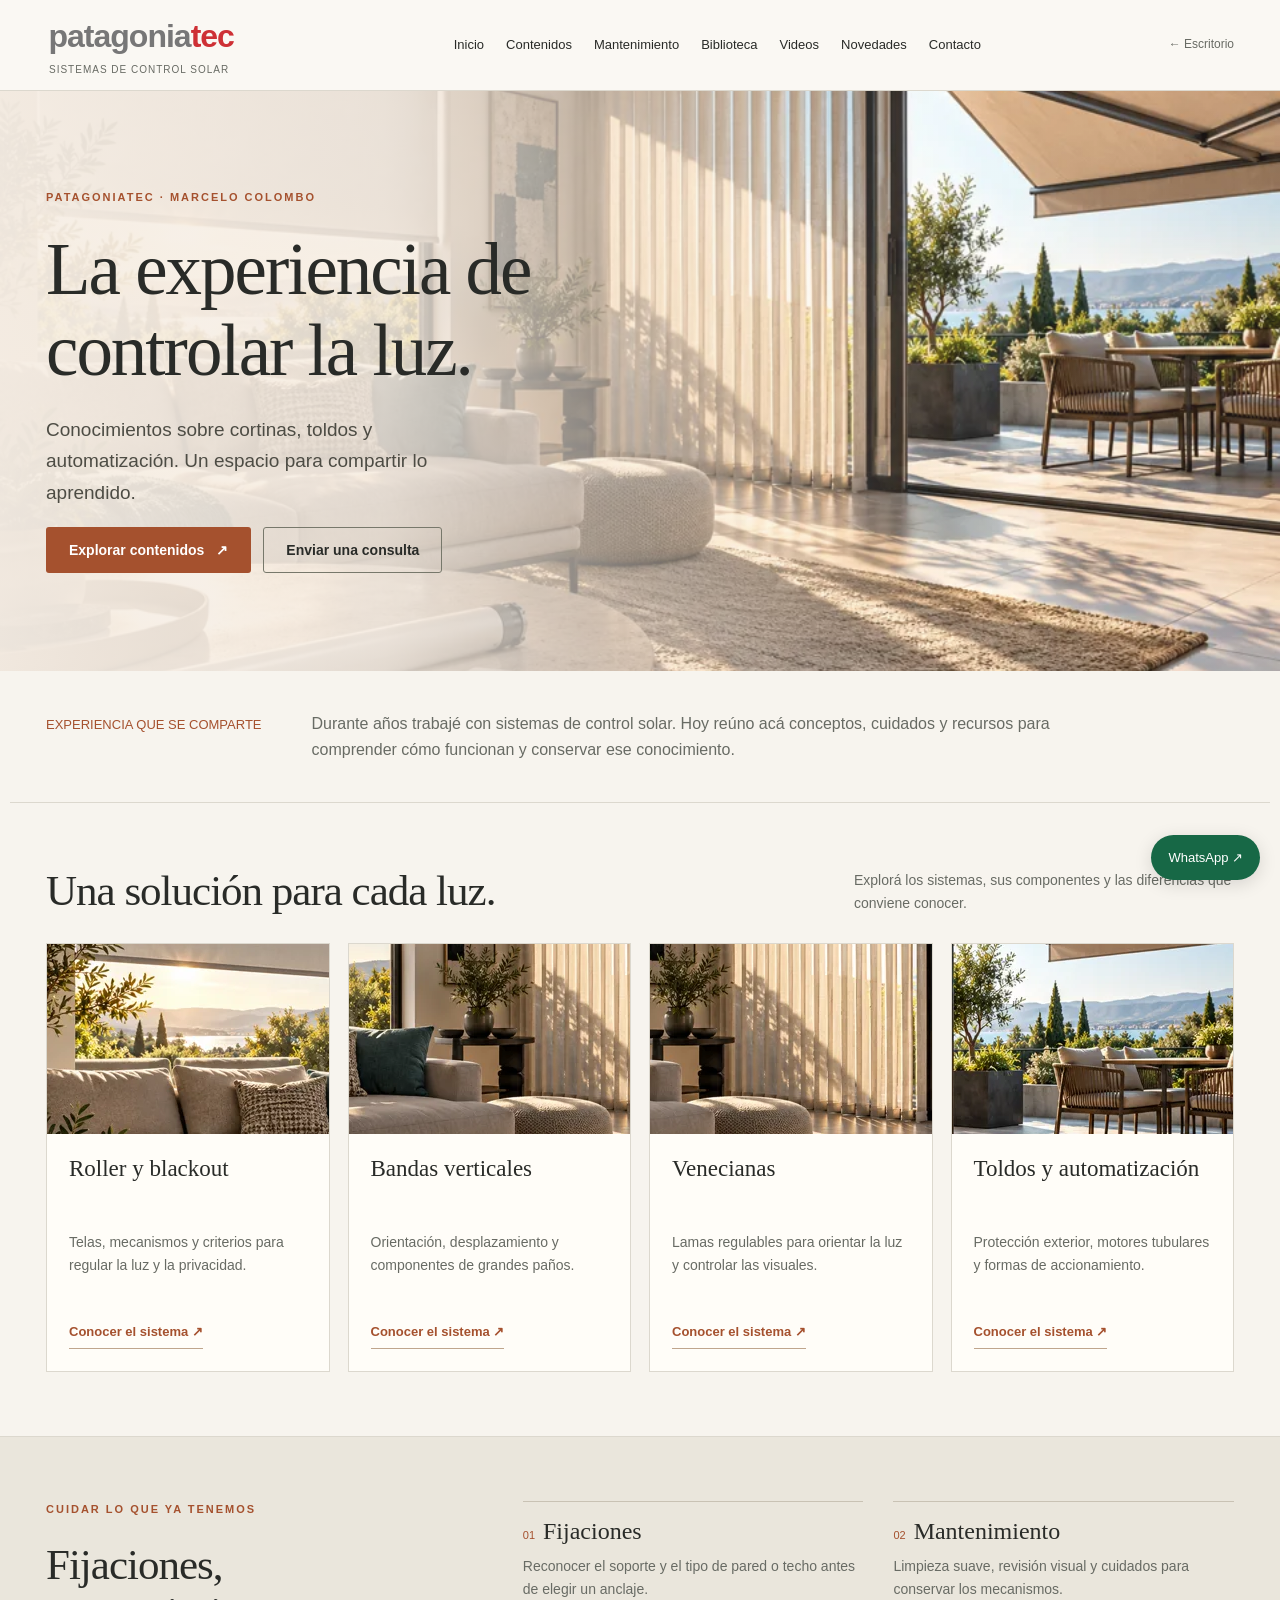
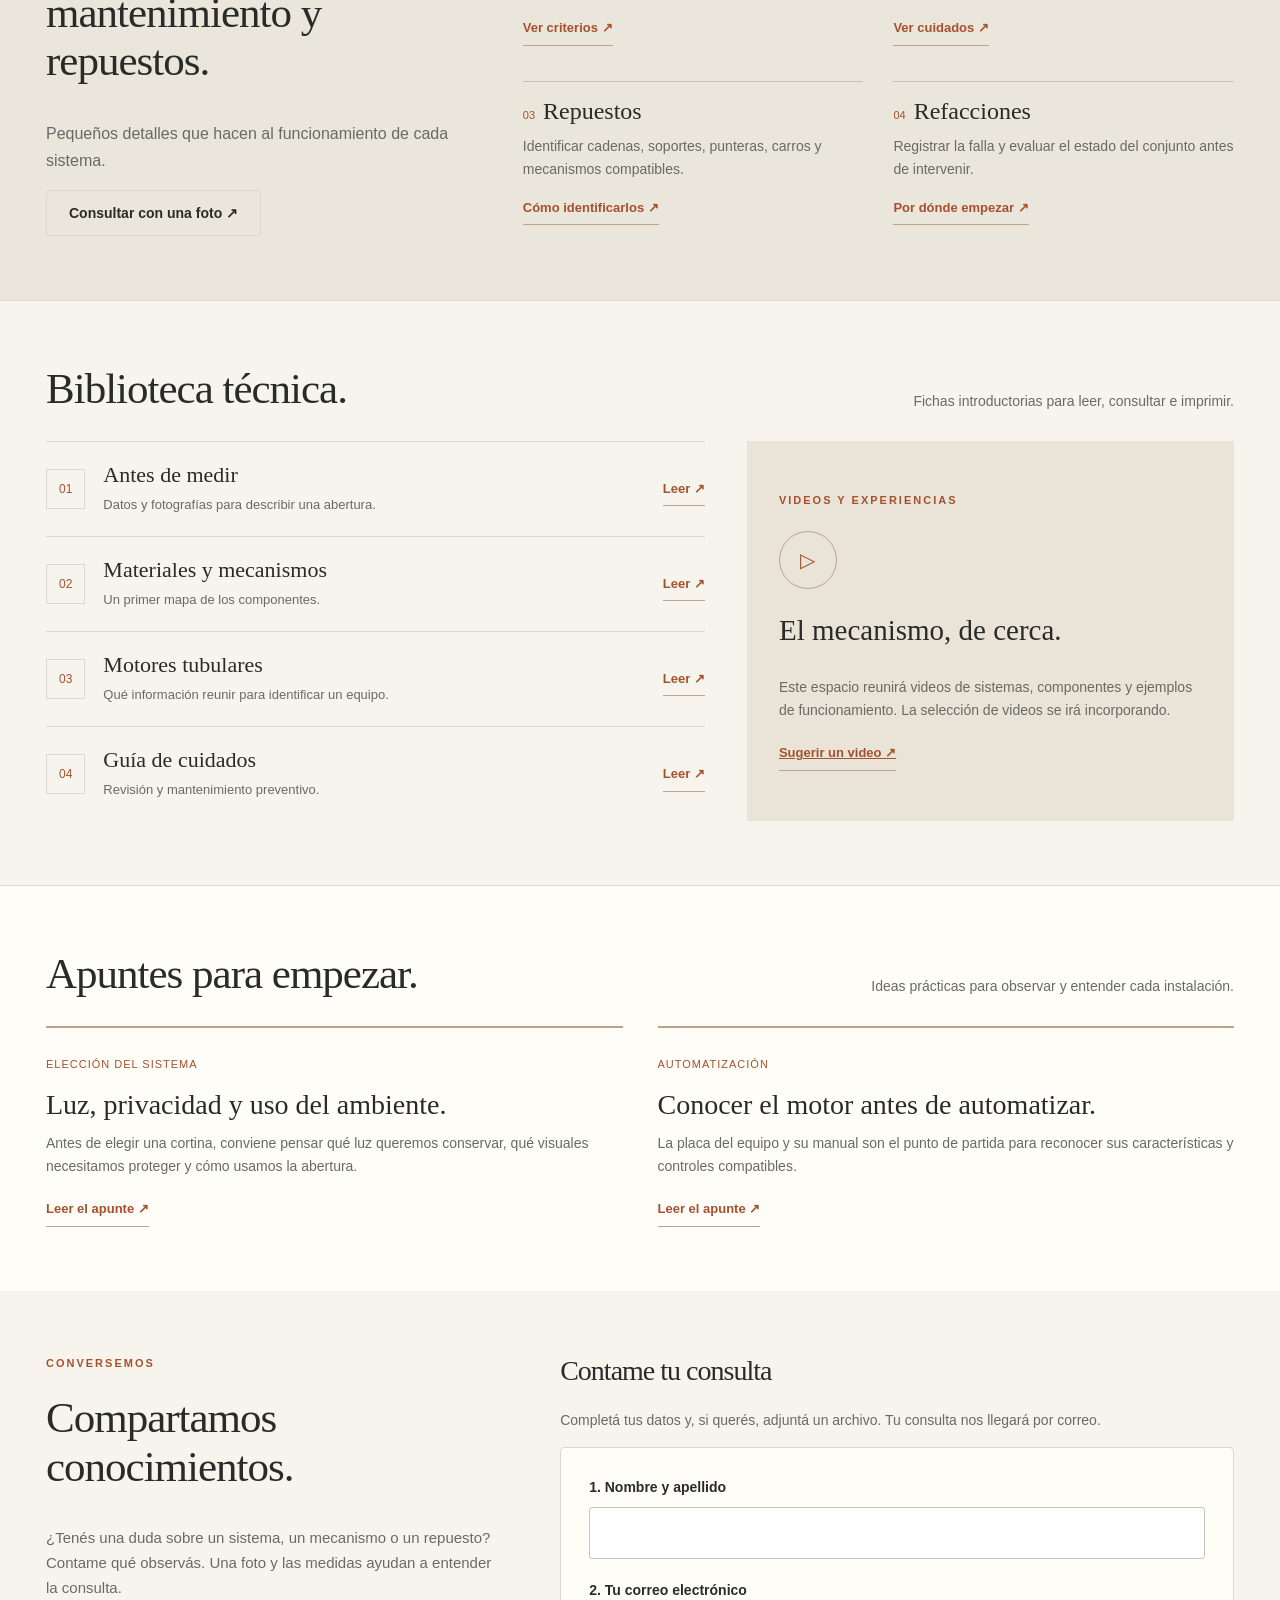
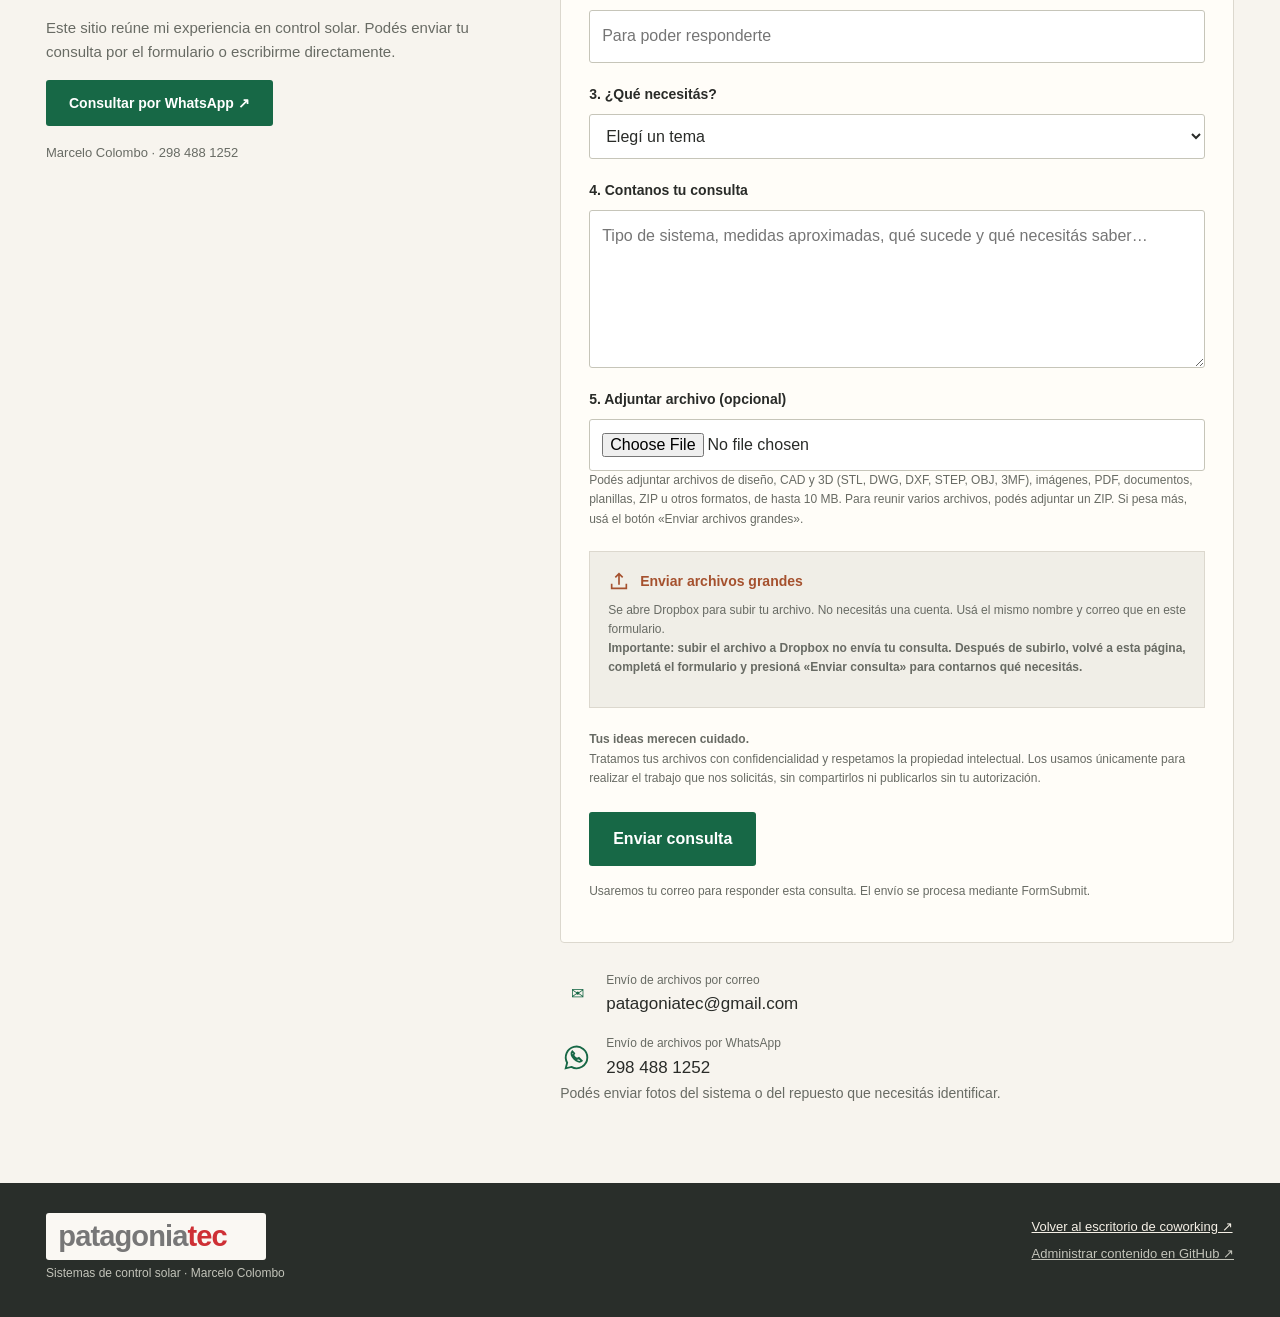
<file: patagonia-tech.html>
<!doctype html>
<html lang="es-AR"><head><meta charset="utf-8"><meta name="viewport" content="width=device-width,initial-scale=1"><meta name="theme-color" content="#f7f4ee"><meta name="description" content="patagoniatec: experiencia y conocimientos sobre cortinas roller, blackout, venecianas, bandas verticales, toldos y automatización. Por Marcelo Colombo."><title>patagoniatec · Sistemas de control solar</title>
<style>
:root{--paper:#f7f4ee;--ink:#292b28;--muted:#686b64;--accent:#a5512e;--line:#dcd8ce;--green:#176846}*{box-sizing:border-box}html{scroll-behavior:smooth;scroll-padding-top:105px}body{margin:0;background:var(--paper);color:var(--ink);font:16px/1.65 Arial,Helvetica,sans-serif}a{color:inherit}button,input,select,textarea{font:inherit}button,a,input,select,textarea{touch-action:manipulation}a:focus-visible,button:focus-visible{outline:3px solid var(--accent);outline-offset:5px}h1,h2,h3,p{margin-top:0}h1,h2,h3,.brand{font-family:Georgia,'Times New Roman',serif;font-weight:400;line-height:1.12}h2{font-size:clamp(30px,4vw,43px);letter-spacing:-1px}h3{font-size:25px}p{color:var(--muted)}.wrap{max-width:1260px;margin:auto;padding:0 36px}.skip{position:absolute;left:15px;top:-100px;background:white;padding:12px;z-index:10}.skip:focus{top:10px}header{background:#faf8f3f5;border-bottom:1px solid var(--line);position:sticky;top:0;z-index:3;backdrop-filter:blur(12px)}.header-inner{display:flex;align-items:center;justify-content:space-between;gap:24px;min-height:90px}.brand{text-decoration:none;font-size:32px;letter-spacing:-1px;white-space:nowrap}.brand em{font-style:normal;color:var(--accent)}.brand small{display:block;text-align:center;font:10px Arial,sans-serif;letter-spacing:1px;color:var(--muted);margin-top:6px}nav{display:flex;gap:22px;align-items:center}nav a{text-decoration:none;font-size:13px}nav a:hover{color:var(--accent)}.back{font-size:12px;color:var(--muted);text-decoration:none}.hero{min-height:580px;display:flex;align-items:center;position:relative;background:#d8c7ad;isolation:isolate;overflow:hidden}.hero>img{position:absolute;inset:0;width:100%;height:100%;object-fit:cover;z-index:-2}.hero:after{content:'';position:absolute;inset:0;background:linear-gradient(90deg,#f6eee5f5 0%,#f6eee5d9 30%,#f6eee514 74%);z-index:-1}.hero .wrap{width:100%;padding-top:70px;padding-bottom:70px}.eyebrow{display:block;text-transform:uppercase;font:11px/1.6 Arial,sans-serif;letter-spacing:2px;color:var(--accent);margin-bottom:22px;font-weight:700}.hero h1{font-size:clamp(46px,5.7vw,76px);max-width:590px;letter-spacing:-2px;margin-bottom:22px}.hero p{font-size:19px;max-width:430px;color:#4d4c44}.button{display:inline-flex;align-items:center;justify-content:center;gap:12px;min-height:46px;padding:12px 22px;background:var(--accent);color:white;border:1px solid transparent;text-decoration:none;cursor:pointer;border-radius:3px;font:600 14px Arial,sans-serif}.button:hover{filter:brightness(.92)}.outline{background:transparent;border-color:var(--line);color:var(--ink)}.hero-actions{display:flex;flex-wrap:wrap;gap:12px}.hero .outline{border-color:#77786b}.intro{display:flex;gap:50px;align-items:baseline;padding-top:40px;padding-bottom:38px;border-bottom:1px solid var(--line)}.intro span{min-width:190px;font-size:13px;color:var(--accent)}.intro p{margin:0;max-width:800px}.section{padding-top:64px;padding-bottom:64px}.section-head{display:flex;justify-content:space-between;align-items:end;gap:20px;margin-bottom:28px}.section-head h2{margin:0}.section-head p{font-size:14px;max-width:380px;margin:0}.systems{display:grid;grid-template-columns:repeat(4,1fr);gap:18px}.system{background:#fffdf8;border:1px solid var(--line);overflow:hidden}.system .photo{width:100%;height:190px;object-fit:cover;display:block}.system:nth-child(1) .photo{object-position:0% 40%}.system:nth-child(2) .photo{object-position:40% 50%}.system:nth-child(3) .photo{object-position:55% 50%}.system:nth-child(4) .photo{object-position:100% 40%}.system-body{padding:22px}.system h3{font-size:23px;min-height:52px}.system p{font-size:14px;min-height:70px}.text-button{background:none;border:0;border-bottom:1px solid #bfa58c;padding:6px 0;cursor:pointer;color:var(--accent);text-align:left;font-weight:700;font-size:13px}.care{background:#eae6dc;border-top:1px solid var(--line);border-bottom:1px solid var(--line)}.care-grid{display:grid;grid-template-columns:1.1fr 1.9fr;gap:65px}.care h2{max-width:380px}.care-items{display:grid;grid-template-columns:1fr 1fr;gap:24px 30px}.care-items article{border-top:1px solid #c9c2b4;padding-top:16px}.care-items h3{font-size:24px;margin-bottom:10px}.care-items p{font-size:14px;margin-bottom:10px}.number{font:11px Arial;color:var(--accent);margin-right:8px}.library-grid{display:grid;grid-template-columns:1.15fr .85fr;gap:42px}.resource{padding:21px 0;border-top:1px solid var(--line);display:flex;align-items:center;gap:18px}.resource>span{font:12px Arial;border:1px solid var(--line);padding:12px;color:var(--accent)}.resource div{flex:1}.resource h3{font-size:22px;margin-bottom:6px}.resource p{font-size:13px;margin:0}.video-space{background:#e9e3d8;padding:32px;display:flex;flex-direction:column;justify-content:center;align-items:start;min-height:320px}.video-space .play{border:1px solid #b4a591;border-radius:50%;height:58px;width:58px;display:grid;place-items:center;color:var(--accent);font-size:20px;margin-bottom:25px}.video-space h3{font-size:29px}.video-space p{font-size:14px}.notes{background:#fffdf8;border-top:1px solid var(--line)}.notes-grid{display:grid;grid-template-columns:1fr 1fr;gap:35px}.note{border-top:2px solid #b9a18c;padding-top:22px}.note small{color:var(--accent);font-size:11px;text-transform:uppercase;letter-spacing:1px}.note h3{margin:12px 0;font-size:28px}.note p{font-size:14px}.contact-shell{display:grid;grid-template-columns:.8fr 1.2fr;gap:65px}.contact-copy{position:sticky;top:130px;align-self:start}.contact-copy h2{max-width:340px}.contact-copy p{font-size:15px}.contact-copy .button{background:var(--green)}.contact{min-width:0}.contact>h2{font-size:28px}.contact>p{font-size:14px}.contact form{max-width:none;margin:0;background:#fffdf8;border:1px solid var(--line);padding:28px;border-radius:4px;text-align:left}.contact label{display:block;font-size:14px;font-weight:700;margin:20px 0 8px}.contact label:first-child{margin-top:0}.contact input,.contact select,.contact textarea{width:100%;min-width:0;display:block;padding:12px;border:1px solid #c6c5b9;border-radius:3px;background:white;color:var(--ink)}.contact textarea{resize:vertical}.contact input:focus,.contact select:focus,.contact textarea:focus{outline:2px solid #ae6a42;outline-offset:2px}.hint{font-size:12px;line-height:1.6}.trap{position:absolute;left:-9999px;width:1px;height:1px;overflow:hidden}.large-files{background:#f0eee7;padding:18px;border:1px solid var(--line);margin:22px 0}.upload-button{display:inline-flex;align-items:center;gap:10px;text-decoration:none;color:var(--accent);font-size:14px;font-weight:700}.upload-button svg{width:22px;height:22px}.sr-only{position:absolute;width:1px;height:1px;padding:0;overflow:hidden;clip:rect(0,0,0,0);white-space:nowrap;border:0}.send-button{display:inline-flex;align-items:center;justify-content:center;background:var(--green);color:white;border:0;padding:14px 24px;border-radius:3px;font-weight:700;cursor:pointer;min-height:46px}.file-contacts{display:grid;gap:16px;margin-top:28px}.file-contact{display:flex;align-items:center;gap:12px;margin:0;text-decoration:none;overflow-wrap:anywhere}.file-contact small{display:block;font-size:12px;color:var(--muted)}.file-contact strong{font-size:17px;font-weight:400;color:var(--ink)}.contact-icon{display:grid;place-items:center;width:34px;height:34px;flex-shrink:0;color:var(--green)}.contact-icon svg{width:30px;height:30px}#form-status[data-state=error]{color:#9b301d}.tagline{display:none}footer{background:#292e2a;color:#f5f0e6;padding:30px 0}footer .wrap{display:flex;justify-content:space-between;gap:24px;flex-wrap:wrap}footer p{color:#c2c3b9;margin:4px 0;font-size:12px}footer a{font-size:13px}.floating-wa{position:fixed;bottom:20px;right:20px;padding:12px 17px;background:var(--green);color:white;border-radius:30px;text-decoration:none;font-size:13px;z-index:4;box-shadow:0 4px 18px #0002}.guide{border:0;background:#faf8f3;color:var(--ink);border-radius:4px;max-width:720px;width:calc(100% - 30px);max-height:85vh;padding:38px}.guide::backdrop{background:#1b241bc9}.guide h2{font-size:36px;line-height:1.2}.guide h3{font-size:24px;margin-top:26px}.guide p,.guide li{color:#55594f;font-size:15px}.close-guide{float:right;background:none;border:1px solid var(--line);padding:6px 12px;cursor:pointer}.guide .guide-actions{display:flex;gap:12px;margin-top:26px}.guide li{margin-bottom:8px}[hidden]{display:none!important}
@media(min-width:900px){.system .photo{object-fit:none;object-position:center;}}@media(max-width:1000px){nav{gap:12px}.back{display:none}.systems{grid-template-columns:1fr 1fr}.care-grid,.contact-shell{gap:30px}.hero{min-height:520px}.system .photo{object-fit:cover}.system h3,.system p{min-height:0}}@media(max-width:700px){.wrap{padding-left:20px;padding-right:20px}.header-inner{display:block;padding-top:15px;padding-bottom:12px}.brand{font-size:26px;display:inline-block}.brand small{text-align:left}nav{overflow:auto;white-space:nowrap;padding-top:18px;padding-bottom:3px;gap:20px}nav a{font-size:12px;min-height:28px}.hero{min-height:500px}.hero .wrap{padding-top:52px;padding-bottom:52px}.hero h1{max-width:350px;font-size:49px}.hero:after{background:linear-gradient(90deg,#f5eee5f5,#f5eee5bd 65%,#f5eee537)}.hero p{font-size:17px;max-width:320px}.intro{display:block;padding-top:28px;padding-bottom:28px}.intro span{display:block;margin-bottom:10px}.section{padding-top:42px;padding-bottom:42px}.section-head{display:block}.section-head p{margin-top:15px}.systems{gap:12px}.system .photo{height:145px}.system-body{padding:16px}.system h3{font-size:21px}.system p{font-size:13px}.care-grid,.library-grid,.contact-shell{grid-template-columns:1fr;gap:28px}.care-items{gap:22px}.care h2{max-width:100%}.care-items h3{font-size:22px}.notes-grid{grid-template-columns:1fr}.contact-copy{position:static}.contact-copy h2{max-width:100%}.contact form{padding:20px}.contact .file-contact strong{font-size:16px}.guide{padding:24px}.guide h2{font-size:29px}.floating-wa{bottom:12px;right:12px}.video-space{min-height:260px}}@media(prefers-reduced-motion:reduce){html{scroll-behavior:auto}}@media print{header,.hero,.intro,main>section,footer,.floating-wa,.guide-actions,.close-guide{display:none!important}body:has(dialog[open]){visibility:hidden}dialog[open]{visibility:visible;display:block!important;position:absolute;inset:0;max-height:none;width:100%;max-width:none;margin:0;padding:20px}dialog::backdrop{background:white}.guide p,.guide li{color:black}}
.wordmark{display:block;width:220px;max-width:100%;height:auto}.brand{display:block}.brand small{text-align:left;padding-left:3px}footer .wordmark{background:#faf8f3;padding:4px 10px;border-radius:3px}@media(max-width:700px){.brand .wordmark{width:205px}}</style></head><body><a href="#contenidos" class="skip">Ir al contenido</a>
<header><div class="wrap header-inner"><a class="brand" href="#inicio"><img class="wordmark" src="assets/patagoniatec-logo.svg" alt="patagoniatec" width="440" height="86"><small>SISTEMAS DE CONTROL SOLAR</small></a><nav aria-label="Navegación principal"><a href="#inicio">Inicio</a><a href="#contenidos">Contenidos</a><a href="#mantenimiento">Mantenimiento</a><a href="#biblioteca">Biblioteca</a><a href="#videos">Videos</a><a href="#novedades">Novedades</a><a href="#contacto">Contacto</a></nav><a class="back" href="./">← Escritorio</a></div></header>
<main id="inicio"><section class="hero"><img src="assets/control-solar-cover.svg" width="960" height="640" alt="Ambiente contemporáneo con cortinas, persianas y toldo exterior" fetchpriority="high"><div class="wrap"><span class="eyebrow">patagoniatec · Marcelo Colombo</span><h1>La experiencia de<br>controlar la luz.</h1><p>Conocimientos sobre cortinas, toldos y automatización. Un espacio para compartir lo aprendido.</p><div class="hero-actions"><a class="button" href="#contenidos">Explorar contenidos <span aria-hidden="true">↗</span></a><a class="button outline" href="#contacto">Enviar una consulta</a></div></div></section>
<div class="wrap intro"><span>EXPERIENCIA QUE SE COMPARTE</span><p>Durante años trabajé con sistemas de control solar. Hoy reúno acá conceptos, cuidados y recursos para comprender cómo funcionan y conservar ese conocimiento.</p></div>
<section class="wrap section" id="contenidos"><div class="section-head"><h2>Una solución para cada luz.</h2><p>Explorá los sistemas, sus componentes y las diferencias que conviene conocer.</p></div><div class="systems">
<article class="system"><img class="photo" src="assets/control-solar-cover.svg" alt="Cortinas en un ambiente luminoso" loading="lazy"><div class="system-body"><h3>Roller y blackout</h3><p>Telas, mecanismos y criterios para regular la luz y la privacidad.</p><button class="text-button" data-guide="roller">Conocer el sistema ↗</button></div></article>
<article class="system"><img class="photo" src="assets/control-solar-cover.svg" alt="Sistemas interiores de protección solar" loading="lazy"><div class="system-body"><h3>Bandas verticales</h3><p>Orientación, desplazamiento y componentes de grandes paños.</p><button class="text-button" data-guide="bandas">Conocer el sistema ↗</button></div></article>
<article class="system"><img class="photo" src="assets/control-solar-cover.svg" alt="Persianas y control de la entrada de luz" loading="lazy"><div class="system-body"><h3>Venecianas</h3><p>Lamas regulables para orientar la luz y controlar las visuales.</p><button class="text-button" data-guide="venecianas">Conocer el sistema ↗</button></div></article>
<article class="system"><img class="photo" src="assets/control-solar-cover.svg" alt="Toldo sobre una terraza" loading="lazy"><div class="system-body"><h3>Toldos y automatización</h3><p>Protección exterior, motores tubulares y formas de accionamiento.</p><button class="text-button" data-guide="toldos">Conocer el sistema ↗</button></div></article>
</div></section>
<section class="care" id="mantenimiento"><div class="wrap section care-grid"><div><span class="eyebrow">Cuidar lo que ya tenemos</span><h2>Fijaciones, mantenimiento y repuestos.</h2><p>Pequeños detalles que hacen al funcionamiento de cada sistema.</p><a class="button outline" href="#contacto">Consultar con una foto ↗</a></div><div class="care-items">
<article><h3><span class="number">01</span>Fijaciones</h3><p>Reconocer el soporte y el tipo de pared o techo antes de elegir un anclaje.</p><button class="text-button" data-guide="fijaciones">Ver criterios ↗</button></article>
<article><h3><span class="number">02</span>Mantenimiento</h3><p>Limpieza suave, revisión visual y cuidados para conservar los mecanismos.</p><button class="text-button" data-guide="cuidados">Ver cuidados ↗</button></article>
<article><h3><span class="number">03</span>Repuestos</h3><p>Identificar cadenas, soportes, punteras, carros y mecanismos compatibles.</p><button class="text-button" data-guide="repuestos">Cómo identificarlos ↗</button></article>
<article><h3><span class="number">04</span>Refacciones</h3><p>Registrar la falla y evaluar el estado del conjunto antes de intervenir.</p><button class="text-button" data-guide="refacciones">Por dónde empezar ↗</button></article>
</div></div></section>
<section class="wrap section" id="biblioteca"><div class="section-head"><h2>Biblioteca técnica.</h2><p>Fichas introductorias para leer, consultar e imprimir.</p></div><div class="library-grid"><div>
<div class="resource"><span>01</span><div><h3>Antes de medir</h3><p>Datos y fotografías para describir una abertura.</p></div><button class="text-button" data-guide="medidas">Leer ↗</button></div>
<div class="resource"><span>02</span><div><h3>Materiales y mecanismos</h3><p>Un primer mapa de los componentes.</p></div><button class="text-button" data-guide="repuestos">Leer ↗</button></div>
<div class="resource"><span>03</span><div><h3>Motores tubulares</h3><p>Qué información reunir para identificar un equipo.</p></div><button class="text-button" data-guide="motores">Leer ↗</button></div>
<div class="resource"><span>04</span><div><h3>Guía de cuidados</h3><p>Revisión y mantenimiento preventivo.</p></div><button class="text-button" data-guide="cuidados">Leer ↗</button></div></div>
<aside class="video-space" id="videos"><span class="eyebrow">Videos y experiencias</span><span class="play" aria-hidden="true">▷</span><h3>El mecanismo, de cerca.</h3><p>Este espacio reunirá videos de sistemas, componentes y ejemplos de funcionamiento. La selección de videos se irá incorporando.</p><a class="text-button" href="#contacto">Sugerir un video ↗</a></aside></div></section>
<section class="notes" id="novedades"><div class="wrap section"><div class="section-head"><h2>Apuntes para empezar.</h2><p>Ideas prácticas para observar y entender cada instalación.</p></div><div class="notes-grid"><article class="note"><small>Elección del sistema</small><h3>Luz, privacidad y uso del ambiente.</h3><p>Antes de elegir una cortina, conviene pensar qué luz queremos conservar, qué visuales necesitamos proteger y cómo usamos la abertura.</p><button class="text-button" data-guide="eleccion">Leer el apunte ↗</button></article><article class="note"><small>Automatización</small><h3>Conocer el motor antes de automatizar.</h3><p>La placa del equipo y su manual son el punto de partida para reconocer sus características y controles compatibles.</p><button class="text-button" data-guide="motores">Leer el apunte ↗</button></article></div></div></section>
<section class="wrap section contact-shell"><div class="contact-copy"><span class="eyebrow">Conversemos</span><h2>Compartamos conocimientos.</h2><p>¿Tenés una duda sobre un sistema, un mecanismo o un repuesto? Contame qué observás. Una foto y las medidas ayudan a entender la consulta.</p><p>Este sitio reúne mi experiencia en control solar. Podés enviar tu consulta por el formulario o escribirme directamente.</p><a class="button" href="https://wa.me/5492984881252?text=Hola%20Marcelo%2C%20te%20consulto%20desde%20patagoniatec%20sobre%20un%20sistema%20de%20control%20solar." target="_blank" rel="noopener noreferrer">Consultar por WhatsApp ↗</a><p style="margin-top:16px;font-size:13px">Marcelo Colombo · 298 488 1252</p></div>
<section id="contacto" class="contact" aria-labelledby="contact-title">
<h2 id="contact-title">Contame tu consulta</h2>
<p>Completá tus datos y, si querés, adjuntá un archivo. Tu consulta nos llegará por correo.</p>
<div id="send-success" role="status" hidden style="max-width:620px;margin:24px auto;padding:28px;background:#e4f5eb;border:1px solid #98cbb0;border-radius:22px"><h3 style="margin-top:0">¡Gracias por tu consulta!</h3><p>El servicio confirmó el envío de tu pedido. Te responderemos al correo que indicaste.</p><button class="send-button" id="new-request" type="button">Enviar otra consulta</button></div>
<form id="contact-form" action="https://formsubmit.co/patagoniatec@gmail.com" method="POST" enctype="multipart/form-data">
<label for="customer-name">1. Nombre y apellido</label><input id="customer-name" name="Nombre" autocomplete="name" maxlength="120" required>
<label for="customer-email">2. Tu correo electrónico</label><input id="customer-email" type="email" name="email" autocomplete="email" maxlength="254" required placeholder="Para poder responderte">
<label for="customer-service">3. ¿Qué necesitás?</label><select id="customer-service" name="Servicio" required><option value="">Elegí un tema</option><option value="roller">Roller y blackout</option><option value="bandas">Bandas verticales</option><option value="venecianas">Venecianas</option><option value="toldos">Toldos y automatización</option><option value="fijaciones">Fijaciones</option><option value="cuidados">Mantenimiento</option><option value="repuestos">Repuestos</option><option value="refacciones">Refacciones</option><option value="other">Otra consulta</option></select>
<label for="customer-idea">4. Contanos tu consulta</label><textarea id="customer-idea" name="Consulta" required maxlength="5000" rows="5" placeholder="Tipo de sistema, medidas aproximadas, qué sucede y qué necesitás saber…"></textarea>
<label for="customer-file">5. Adjuntar archivo (opcional)</label><input id="customer-file" type="file" name="attachment" aria-describedby="file-help"><p id="file-help" class="hint">Podés adjuntar archivos de diseño, CAD y 3D (STL, DWG, DXF, STEP, OBJ, 3MF), imágenes, PDF, documentos, planillas, ZIP u otros formatos, de hasta 10 MB. Para reunir varios archivos, podés adjuntar un ZIP. Si pesa más, usá el botón «Enviar archivos grandes».</p>
<div class="large-files"><a class="upload-button" href="https://www.dropbox.com/request/a6kbumiqwxm0sqhy4bbn" target="_blank" rel="noopener noreferrer" aria-describedby="large-file-help"><svg viewBox="0 0 24 24" fill="none" stroke="currentColor" stroke-width="1.8" aria-hidden="true"><path d="M12 16V4m-4 4 4-4 4 4M4 15v5h16v-5"/></svg>Enviar archivos grandes<span class="sr-only"> (abre Dropbox en otra pestaña)</span></a><p id="large-file-help" class="hint">Se abre Dropbox para subir tu archivo. No necesitás una cuenta. Usá el mismo nombre y correo que en este formulario.<br><strong>Importante: subir el archivo a Dropbox no envía tu consulta. Después de subirlo, volvé a esta página, completá el formulario y presioná «Enviar consulta» para contarnos qué necesitás.</strong></p></div>
<p class="hint" style="line-height:1.6;margin:0 0 24px"><strong>Tus ideas merecen cuidado.</strong><br>Tratamos tus archivos con confidencialidad y respetamos la propiedad intelectual. Los usamos únicamente para realizar el trabajo que nos solicitás, sin compartirlos ni publicarlos sin tu autorización.</p>
<div class="trap" aria-hidden="true"><label for="website">Dejá este campo vacío</label><input id="website" name="_honey" tabindex="-1" autocomplete="off"></div>
<input type="hidden" name="_captcha" value="false">
<input type="hidden" name="_next" value="https://patagoniatec-ux.github.io/icono-web/patagonia-tech.html?enviado=1#contacto">
<input type="hidden" name="_subject" value="Nueva consulta · patagoniatec"><input type="hidden" name="_template" value="table">
<button class="send-button" type="submit" id="send-request">Enviar consulta</button>
<p id="form-status" role="status" aria-live="polite"></p>
<p class="hint">Usaremos tu correo para responder esta consulta. El envío se procesa mediante FormSubmit.</p>
</form>
<div class="file-contacts" aria-label="Datos para enviar archivos">
<p class="file-contact"><span class="contact-icon email-icon" aria-hidden="true">✉</span><span><small>Envío de archivos por correo</small><strong>patagoniatec@gmail.com</strong></span></p>
<a class="file-contact whatsapp-contact" href="https://wa.me/5492984881252" target="_blank" rel="noopener noreferrer" aria-label="Enviar un mensaje por WhatsApp al 2984881252"><span class="contact-icon whatsapp-icon" aria-hidden="true"><svg viewBox="0 0 32 32" fill="none" stroke="currentColor" stroke-width="2"><path d="M27 15.5a11.5 11.5 0 0 1-17 10L4 27l1.5-6a11.5 11.5 0 1 1 21.5-5.5Z"/><path d="M11 9c-4 4 6 14 10 10l-3-3-2 1c-2-1-3-2-4-4l1-2Z"/></svg></span><span><small>Envío de archivos por WhatsApp</small><strong>298 488 1252</strong></span></a>
</div>
<p class="tagline">Pedidos simples. Soluciones prácticas.</p><p class="hint">Podés enviar fotos del sistema o del repuesto que necesitás identificar.</p>
</section>

</section></main><footer><div class="wrap"><div><img class="wordmark" src="assets/patagoniatec-logo.svg" alt="patagoniatec" width="440" height="86"><p>Sistemas de control solar · Marcelo Colombo</p></div><div><a href="./">Volver al escritorio de coworking ↗</a><p><a href="https://github.com/patagoniatec-ux/icono-web/edit/main/patagonia-tech.html" target="_blank" rel="noopener noreferrer">Administrar contenido en GitHub ↗</a></p></div></div></footer><a class="floating-wa" href="https://wa.me/5492984881252?text=Hola%20Marcelo%2C%20te%20consulto%20desde%20patagoniatec." target="_blank" rel="noopener noreferrer" aria-label="Consultar por WhatsApp al 298 488 1252">WhatsApp ↗</a><dialog class="guide" id="guide" aria-labelledby="guide-title"><button class="close-guide" id="close-guide" aria-label="Cerrar ficha">Cerrar ×</button><span class="eyebrow">patagoniatec · Ficha de consulta</span><h2 id="guide-title"></h2><div id="guide-content"></div><div class="guide-actions"><button class="button outline" id="guide-print">Imprimir ficha</button><button class="button" id="guide-consult">Consultar sobre este tema</button></div></dialog><script>
const form=document.getElementById('contact-form');
const attachment=document.getElementById('customer-file');
const status=document.getElementById('form-status');
function validateAttachment(){
const file=attachment.files[0];
let message='';
if(file){
if(file.size>10*1024*1024)message='El archivo supera los 10 MB. Quitalo del adjunto y usá el botón «Enviar archivos grandes». Después volvé para enviar tu consulta.';

}
attachment.setCustomValidity(message);
status.textContent=message;status.dataset.state=message?'error':'';
return !message;
}
attachment.addEventListener('change',validateAttachment);
form.addEventListener('submit',event=>{
if(form.elements._honey.value){event.preventDefault();return;}
if(!validateAttachment()){event.preventDefault();attachment.reportValidity();return;}
const service=form.elements.Servicio;
const originalValue=service.value;
const selected=service.selectedOptions[0];
selected.value=selected.textContent;
setTimeout(()=>{selected.value=originalValue;},0);
status.textContent='Enviando tu consulta y el archivo adjunto. Al finalizar volverás al patagoniatec.';
});

document.getElementById('new-request').addEventListener('click',()=>{
form.reset();
attachment.setCustomValidity('');
status.textContent='';
status.dataset.state='';
document.getElementById('send-success').hidden=true;
form.hidden=false;
document.getElementById('contact-title').textContent='Contame tu consulta';
const button=document.getElementById('send-request');
button.disabled=false;
button.textContent='Enviar consulta';
history.replaceState(null,'',window.location.pathname+'#contacto');
form.scrollIntoView({behavior:'auto',block:'start'});
document.getElementById('customer-name').focus({preventScroll:true});
});

if(new URLSearchParams(window.location.search).get('enviado')==='1'){
form.hidden=true;
document.getElementById('send-success').hidden=false;
document.getElementById('contact-title').textContent='Consulta enviada';
history.replaceState(null,'',window.location.pathname+'#contacto');
}


const guides={
roller:{title:'Roller y blackout',body:`<p>Una cortina roller enrolla la tela sobre un tubo. El accionamiento puede ser manual o motorizado. La tela y el mecanismo se eligen según las dimensiones, el uso y las especificaciones del sistema.</p><h3>Qué observar</h3><ul><li><strong>Blackout:</strong> busca impedir el paso de luz a través de la tela. Las separaciones laterales pueden dejar pasar claridad.</li><li><strong>Screen:</strong> filtra la luz; la privacidad depende de la tela y de las condiciones de iluminación a ambos lados.</li><li><strong>Mecanismo:</strong> identificá cadena o motor, lado del mando, soportes y estado de la tela.</li></ul><p>Para consultar, enviá una vista general y una foto de los extremos del tubo. Mantené las cadenas fuera del alcance de niños y usá el dispositivo de seguridad correspondiente.</p>`},
bandas:{title:'Bandas verticales',body:`<p>Las bandas cuelgan de carros que recorren un riel. Su orientación permite regular la entrada de luz; su desplazamiento libera el paño.</p><h3>Para reconocer el sistema</h3><ul><li>Fotografiá el riel, los carros y el accionamiento.</li><li>Anotá el ancho de las bandas y cómo se sujetan al carro.</li><li>Observá contrapesos y cadenas inferiores, cuando existan.</li><li>Si se traba, detené el accionamiento: forzarlo puede dañar otros componentes.</li></ul><p>La compatibilidad de los carros y piezas depende del modelo. Una pieza parecida puede tener otro encastre.</p>`},
venecianas:{title:'Venecianas',body:`<p>Están formadas por lamas horizontales que se orientan para regular la luz. Según el modelo, también se elevan y recogen.</p><h3>Información útil</h3><ul><li>Material y ancho de lama.</li><li>Tipo de cabezal y soportes.</li><li>Estado de cintas, escalerillas y cordones.</li><li>Si la falla aparece al orientar, elevar o trabar el sistema.</li></ul><p>Quitá el polvo con un elemento suave y seguí las indicaciones del fabricante para la limpieza del material. Los cordones deben quedar fuera del alcance de niños.</p>`},
toldos:{title:'Toldos y automatización',body:`<p>Un toldo exterior combina estructura, tela y accionamiento. Puede incorporar un motor tubular alojado en el eje de enrollamiento y controles compatibles.</p><h3>Qué conviene conocer</h3><ul><li>Modelo del toldo, ancho y proyección.</li><li>Tipo de accionamiento y datos de identificación del motor.</li><li>Estado visible de la tela, las fijaciones y los brazos.</li><li>Instrucciones de uso y límites de viento o lluvia indicados por el fabricante.</li></ul><p>No es un refugio para condiciones meteorológicas adversas. No desarmes brazos ni piezas bajo tensión; su revisión requiere personal capacitado.</p>`},
fijaciones:{title:'Fijaciones: empezar por el soporte',body:`<p>La elección de una fijación depende de la base donde se instala, del sistema, de sus cargas y de las indicaciones del fabricante.</p><ul><li>Identificá si la base es hormigón, mampostería maciza, hueca, madera o una construcción en seco.</li><li>Registrá dimensiones y peso del conjunto, y la ubicación de sus soportes.</li><li>Revisá fisuras, desprendimientos o movimiento visible sin forzar el conjunto.</li><li>En toldos exteriores, la acción del viento y la geometría de los brazos exigen una evaluación específica.</li></ul><p>No hay un tarugo universal. Si la base es desconocida o un soporte se aflojó, evitá accionar el sistema y solicitá una revisión antes de reutilizarlo.</p>`},
cuidados:{title:'Mantenimiento y cuidados',body:`<ul><li>Retirá el polvo con un paño o cepillo suave, sin tironear la tela ni los componentes.</li><li>Antes de usar agua o productos, consultá las instrucciones de la tela y el fabricante. Probá únicamente métodos admitidos.</li><li>No apliques lubricantes en telas o mecanismos sin una indicación específica.</li><li>Observá si aparecen ruidos nuevos, desplazamientos de la tela, trabas o soportes flojos. Detené el uso si hay una falla.</li><li>No empapes motores ni componentes eléctricos. Su intervención corresponde a personal capacitado.</li><li>Revisá los dispositivos de seguridad para cadenas y cordones, especialmente si hay niños.</li></ul><p>Las recomendaciones y frecuencias del manual de cada sistema tienen prioridad sobre esta orientación general.</p>`},
repuestos:{title:'Identificar un repuesto',body:`<p>Antes de buscar una pieza, reuní información del conjunto donde trabaja. La forma exterior no alcanza para asegurar compatibilidad.</p><ul><li>Foto general del sistema y primer plano de la pieza, sin desarmar elementos bajo tensión.</li><li>Marca, modelo y cualquier inscripción legible.</li><li>Medidas de la pieza con una regla visible y fotos de sus encastres.</li><li>Lado de colocación y tipo de accionamiento.</li><li>Descripción de la falla y de lo que sigue funcionando.</li></ul><p>Podés consultar por cadenas, soportes, punteras, mecanismos, carros o telas. Este espacio orienta la identificación; no constituye un catálogo de stock.</p>`},
refacciones:{title:'Refacciones: registrar antes de intervenir',body:`<p>El primer paso es distinguir una dificultad de uso de una rotura o desgaste. Registrá el síntoma sin seguir forzando el mecanismo.</p><ul><li>¿Desde cuándo ocurre? ¿Apareció después de un golpe o un cambio?</li><li>¿La falla está en la tela, el accionamiento, el soporte o varios componentes?</li><li>¿Se ven partes sueltas, desgaste o deformaciones?</li><li>¿Se conserva el manual o la identificación del sistema?</li></ul><p>La posibilidad de reparar depende del estado del conjunto y de la compatibilidad de los repuestos. Enviá fotos y una descripción para conversar sobre el caso. No manipules conexiones eléctricas ni mecanismos cargados o bajo tensión.</p>`},
medidas:{title:'Antes de medir una abertura',body:`<p>Para una primera consulta, registrá las medidas con unidades claras y sin confundirlas con las medidas finales de fabricación.</p><ul><li>Vista general de la abertura desde el interior y, si corresponde, desde el exterior.</li><li>Ancho y alto en varios puntos para detectar diferencias.</li><li>Indicación de montaje dentro o fuera del vano, cuando esté definido.</li><li>Manijas, hojas que abren, cajones y otros obstáculos.</li><li>Fotos de pared o techo donde se ubicarían los soportes.</li></ul><p>Las holguras, descuentos y dimensiones de fabricación cambian según el sistema. No encargues una pieza únicamente con estas medidas orientativas: comprobá el manual y las condiciones de instalación.</p>`},
motores:{title:'Motores tubulares: qué datos reunir',body:`<p>El motor tubular se aloja en el eje de enrollamiento. Para identificarlo, buscá el manual, las etiquetas accesibles o la documentación de la instalación.</p><ul><li>Marca y modelo exactos.</li><li>Tensión de alimentación, par y velocidad indicados en la placa.</li><li>Modelo del mando o control existente.</li><li>Tipo de sistema y dimensiones aproximadas.</li><li>Descripción de la falla y si afecta a un equipo o a varios.</li></ul><p>La elección de controles y repuestos exige comprobar compatibilidad. No abras el motor ni intervengas el cableado para obtener estos datos: recurrí a personal capacitado.</p>`},
eleccion:{title:'Luz, privacidad y uso del ambiente',body:`<p>Elegir un sistema comienza por observar cómo se usa el ambiente a distintas horas.</p><ul><li><strong>Luz:</strong> ¿querés filtrarla, orientarla o reducirla al máximo?</li><li><strong>Privacidad:</strong> observá las visuales tanto de día como de noche.</li><li><strong>Abertura:</strong> considerá hojas, manijas y circulación.</li><li><strong>Ambiente:</strong> tené en cuenta humedad, polvo y cuidados que admite cada material.</li><li><strong>Accionamiento:</strong> evaluá acceso al mando, frecuencia de uso y seguridad para niños.</li></ul><p>Una misma tela o mecanismo no resuelve todas las situaciones. Una foto general y una descripción del uso permiten empezar a comparar alternativas.</p>`}
};
const guide=document.getElementById('guide');let guideOpener;
document.querySelectorAll('[data-guide]').forEach(button=>button.addEventListener('click',()=>{const entry=guides[button.dataset.guide];if(!entry)return;guideOpener=button;document.getElementById('guide-title').textContent=entry.title;document.getElementById('guide-content').innerHTML=entry.body;document.getElementById('guide-consult').dataset.topic=button.dataset.guide;guide.showModal();guide.scrollTop=0;}));
document.getElementById('close-guide').onclick=()=>guide.close();
guide.addEventListener('close',()=>guideOpener?.focus());
guide.addEventListener('click',e=>{if(e.target===guide){const r=guide.getBoundingClientRect();if(e.clientX<r.left||e.clientX>r.right||e.clientY<r.top||e.clientY>r.bottom)guide.close();}});
document.getElementById('guide-print').onclick=()=>window.print();
document.getElementById('guide-consult').onclick=e=>{const select=document.getElementById('customer-service'),topic=e.currentTarget.dataset.topic;select.value=Array.from(select.options).some(o=>o.value===topic)?topic:'other';guide.close();document.getElementById('contacto').scrollIntoView();document.getElementById('customer-name').focus({preventScroll:true});};

</script></body></html>
</file>
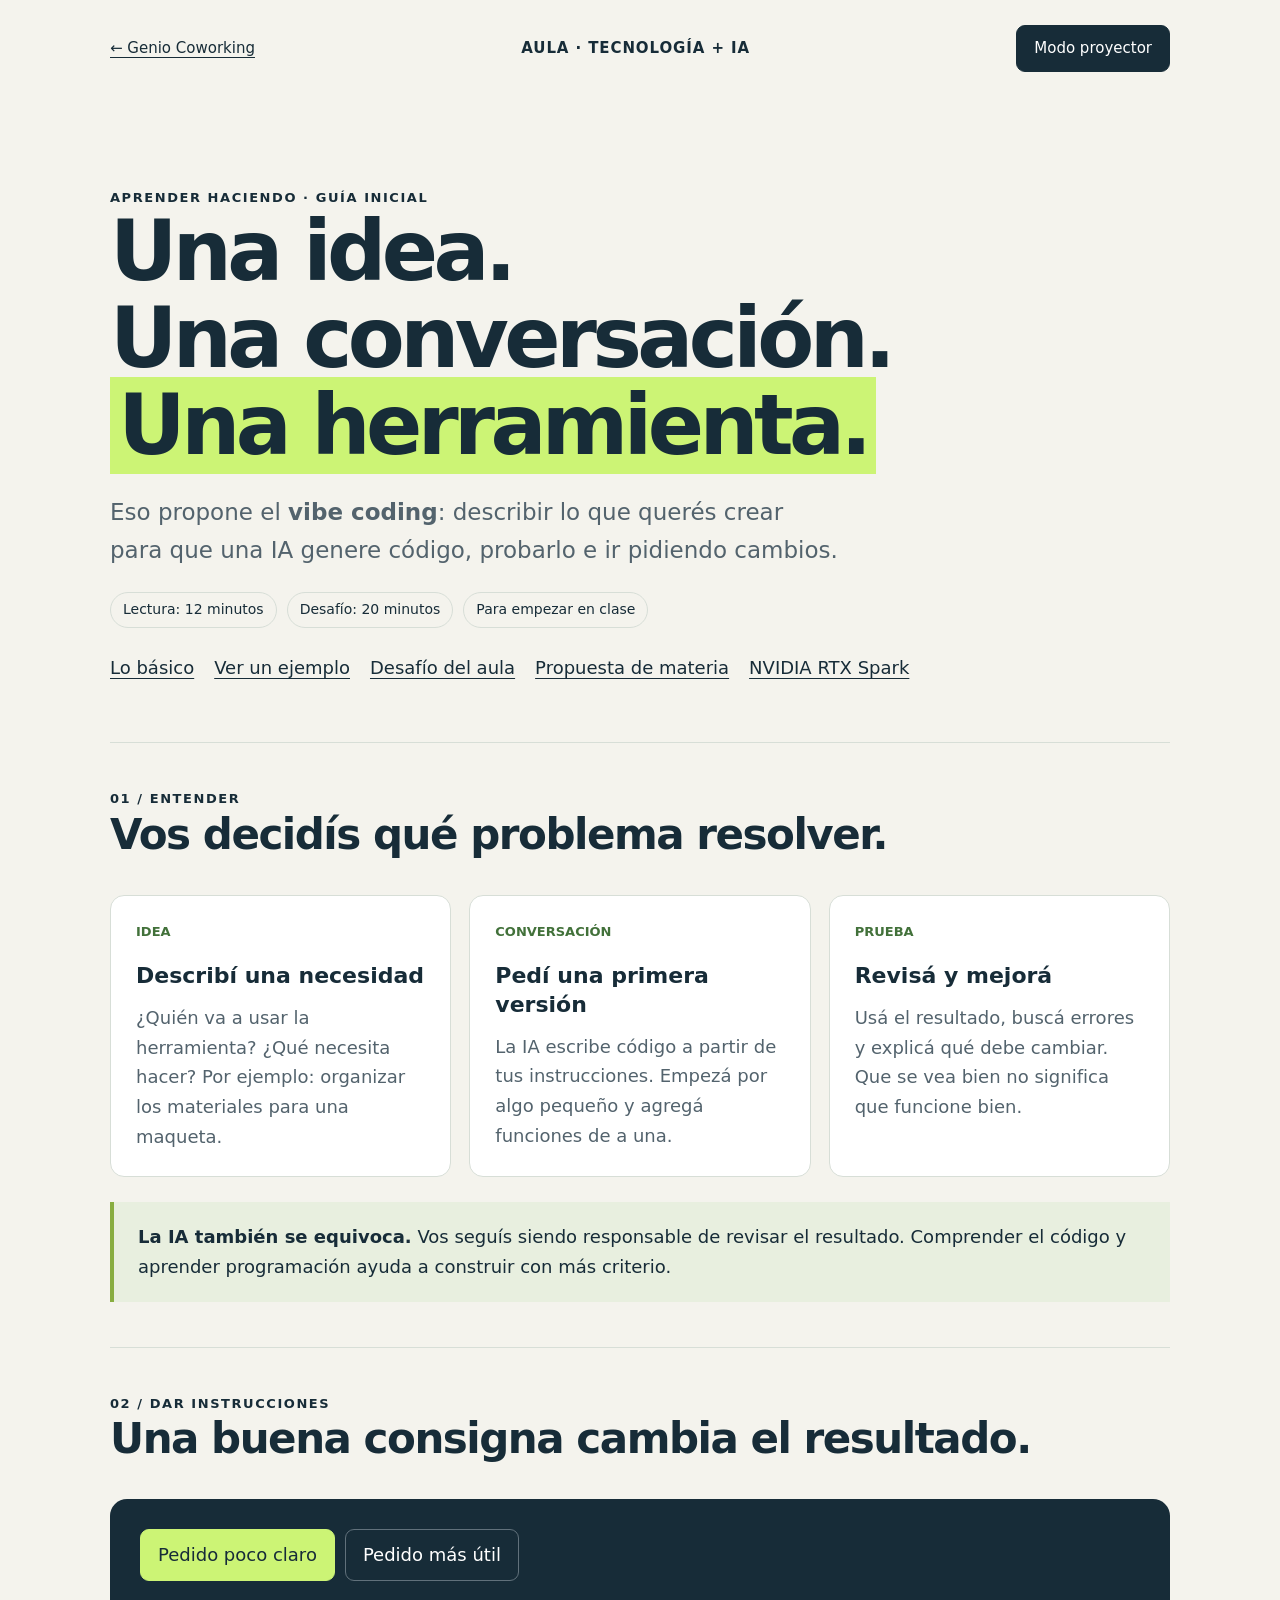
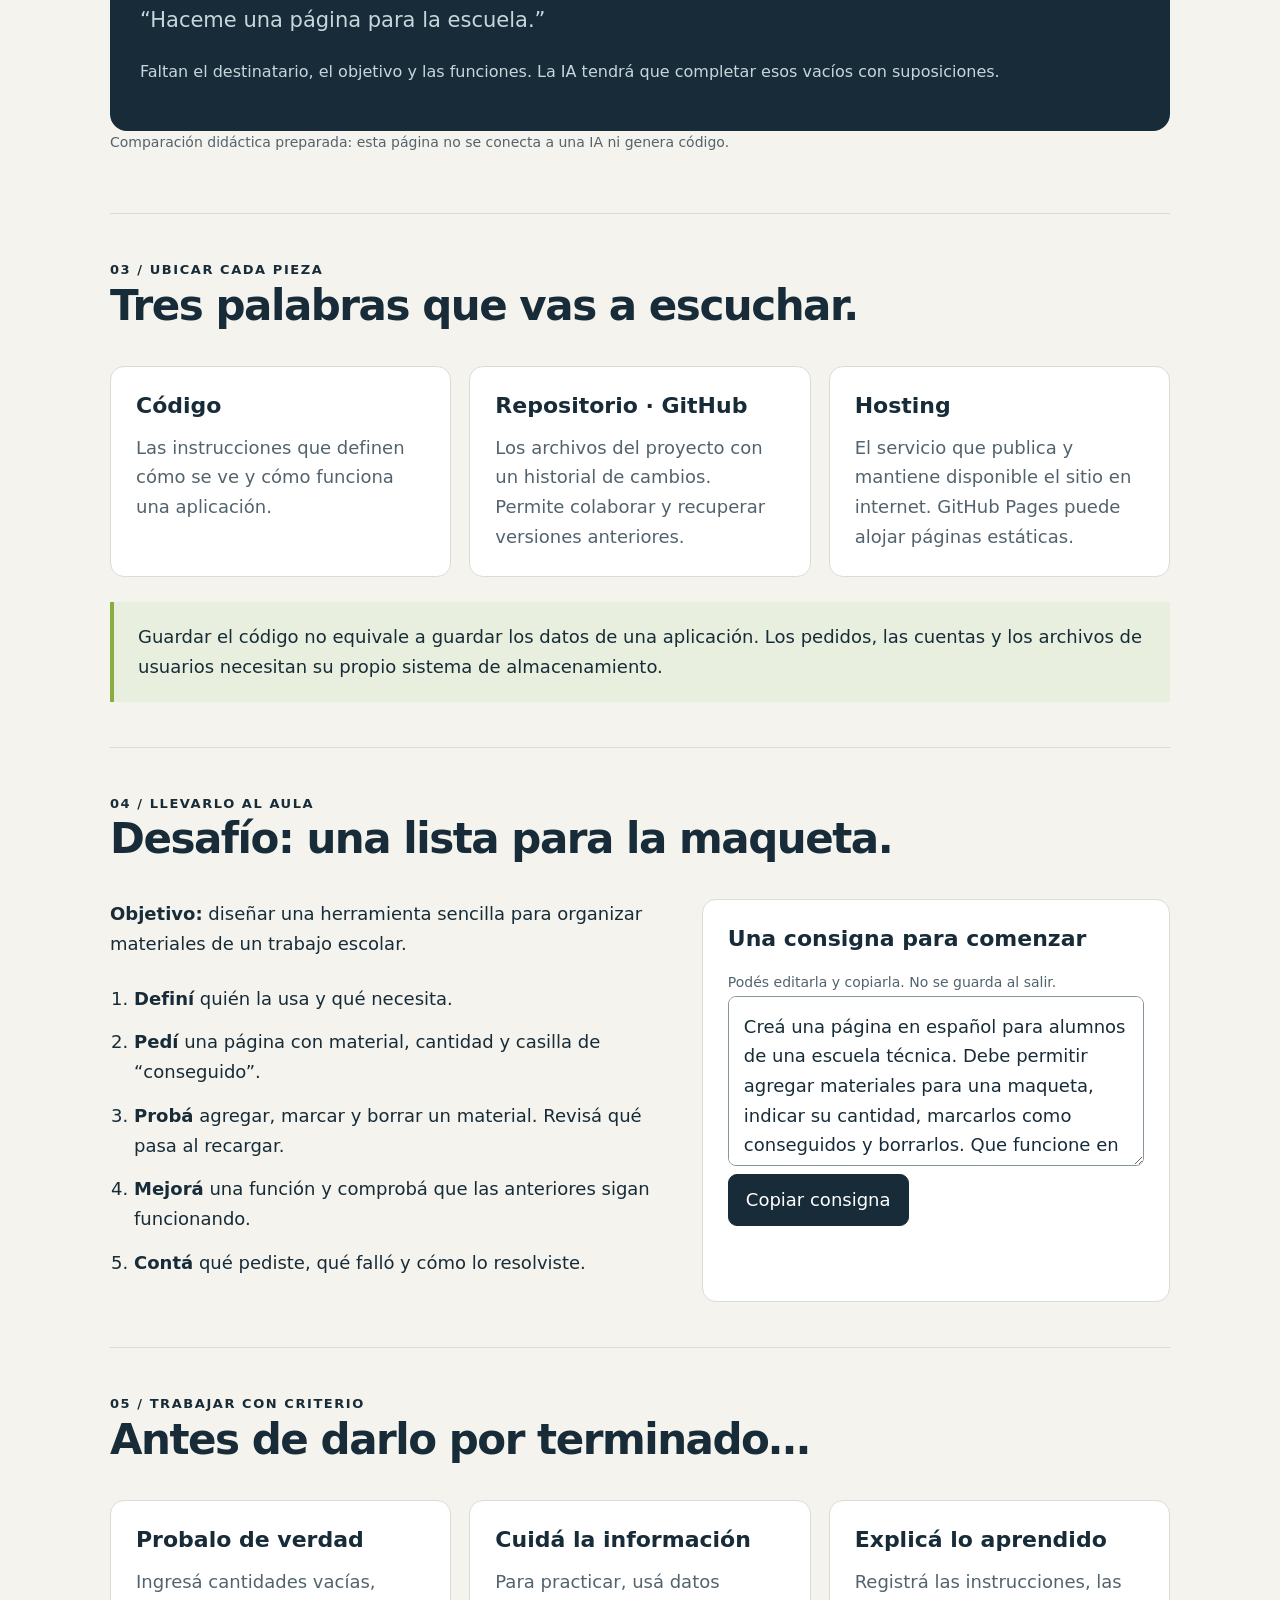
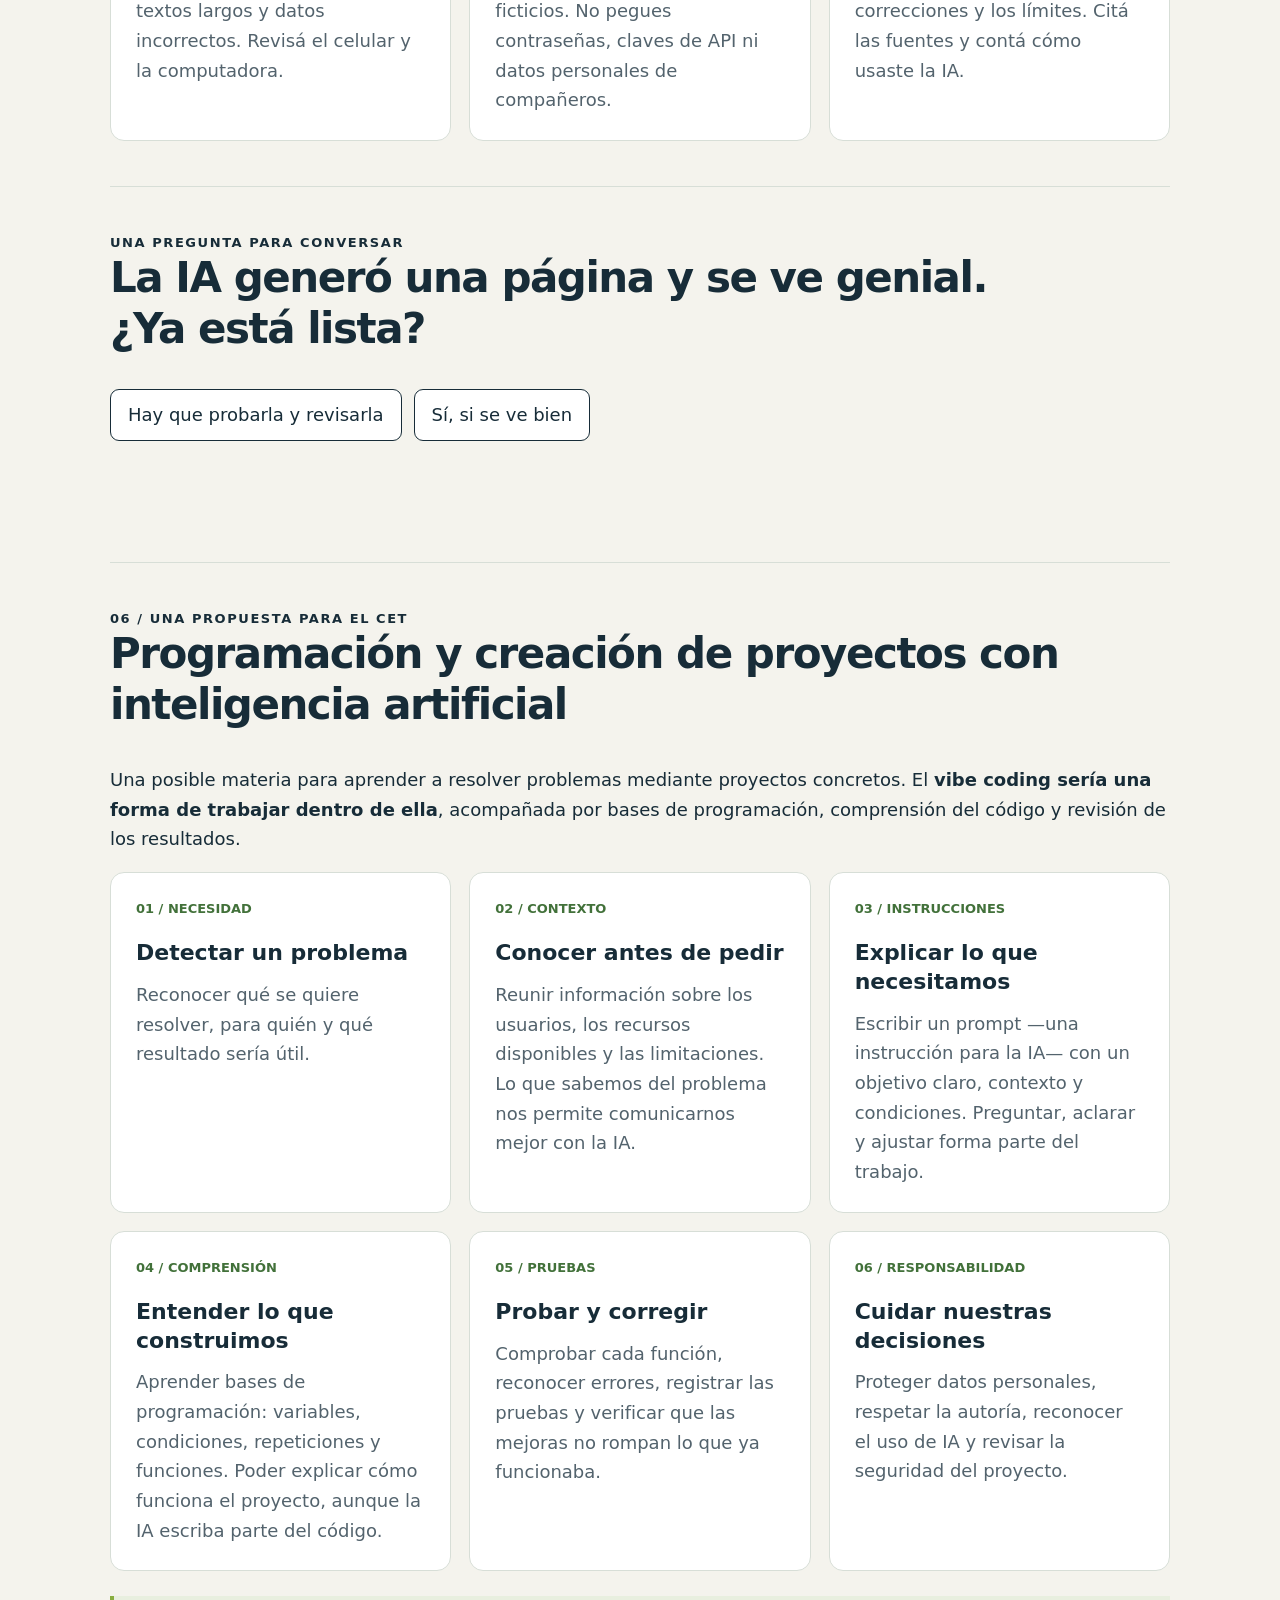
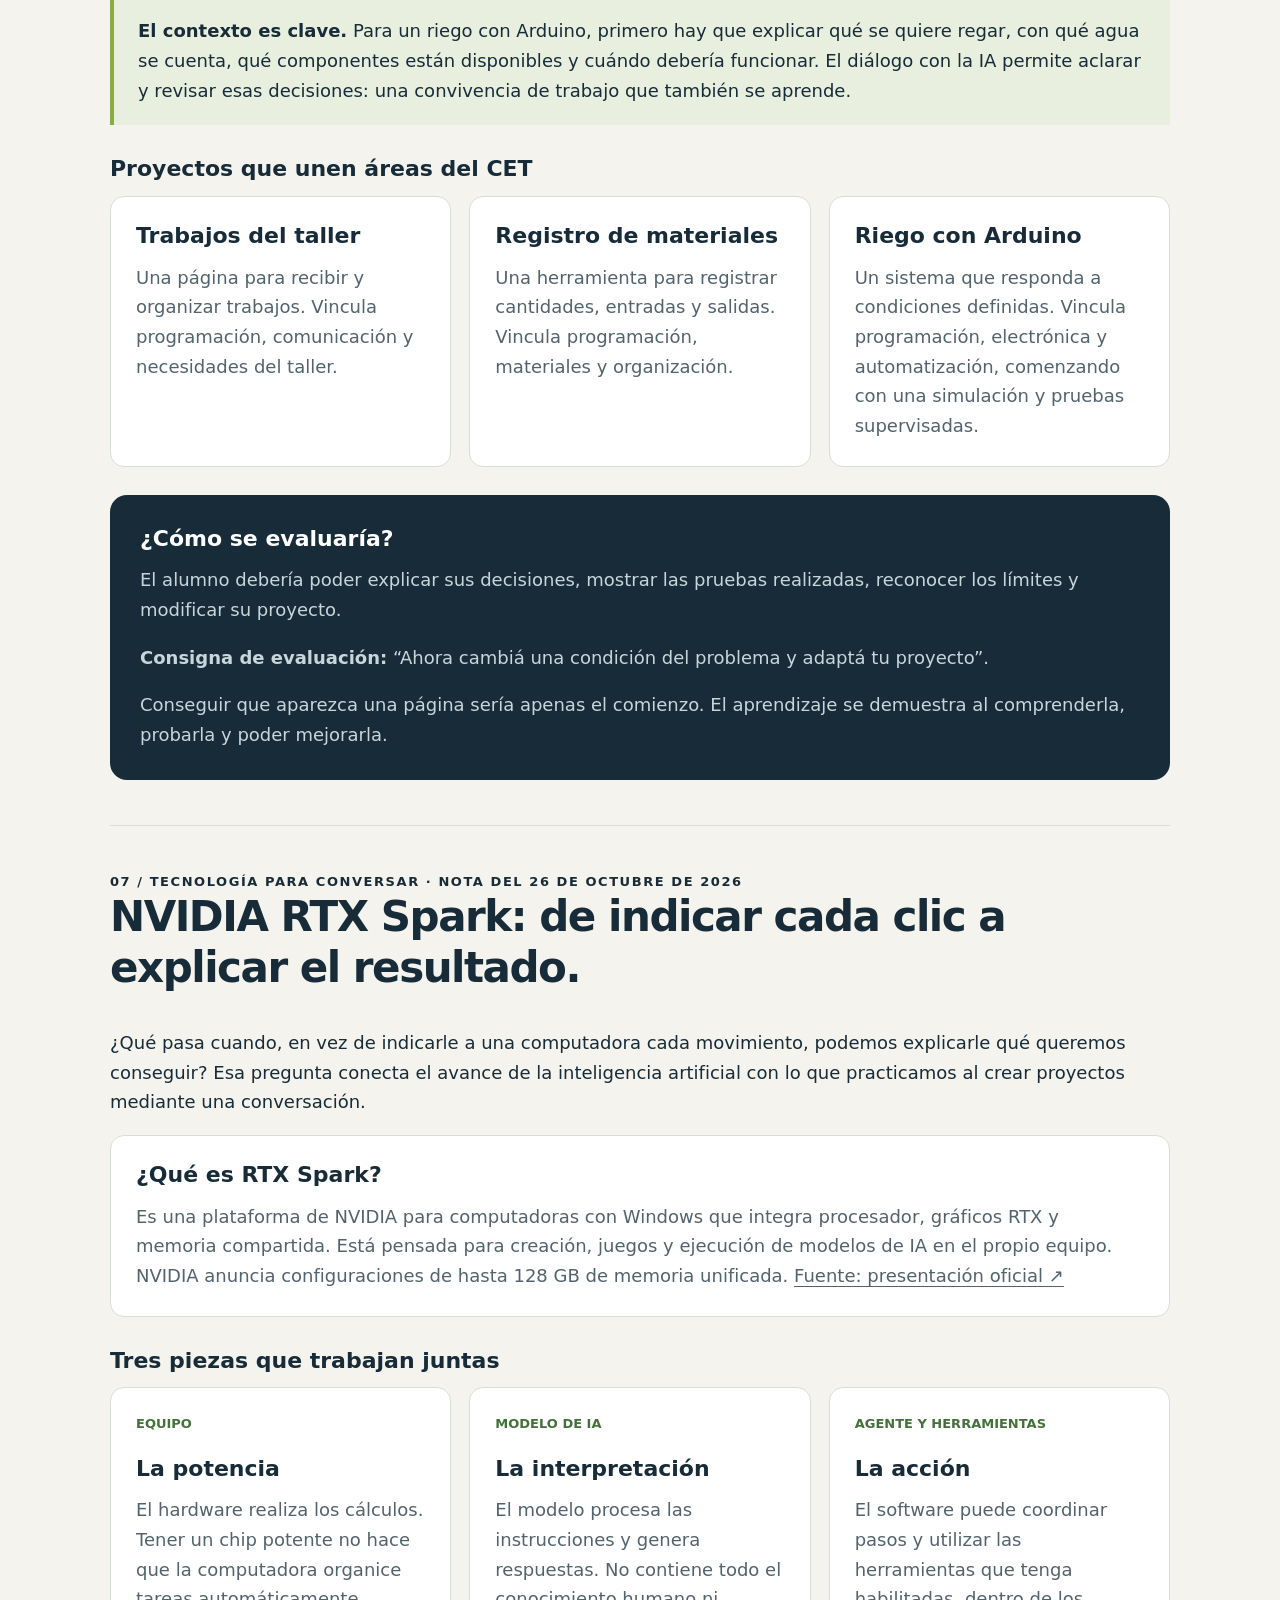
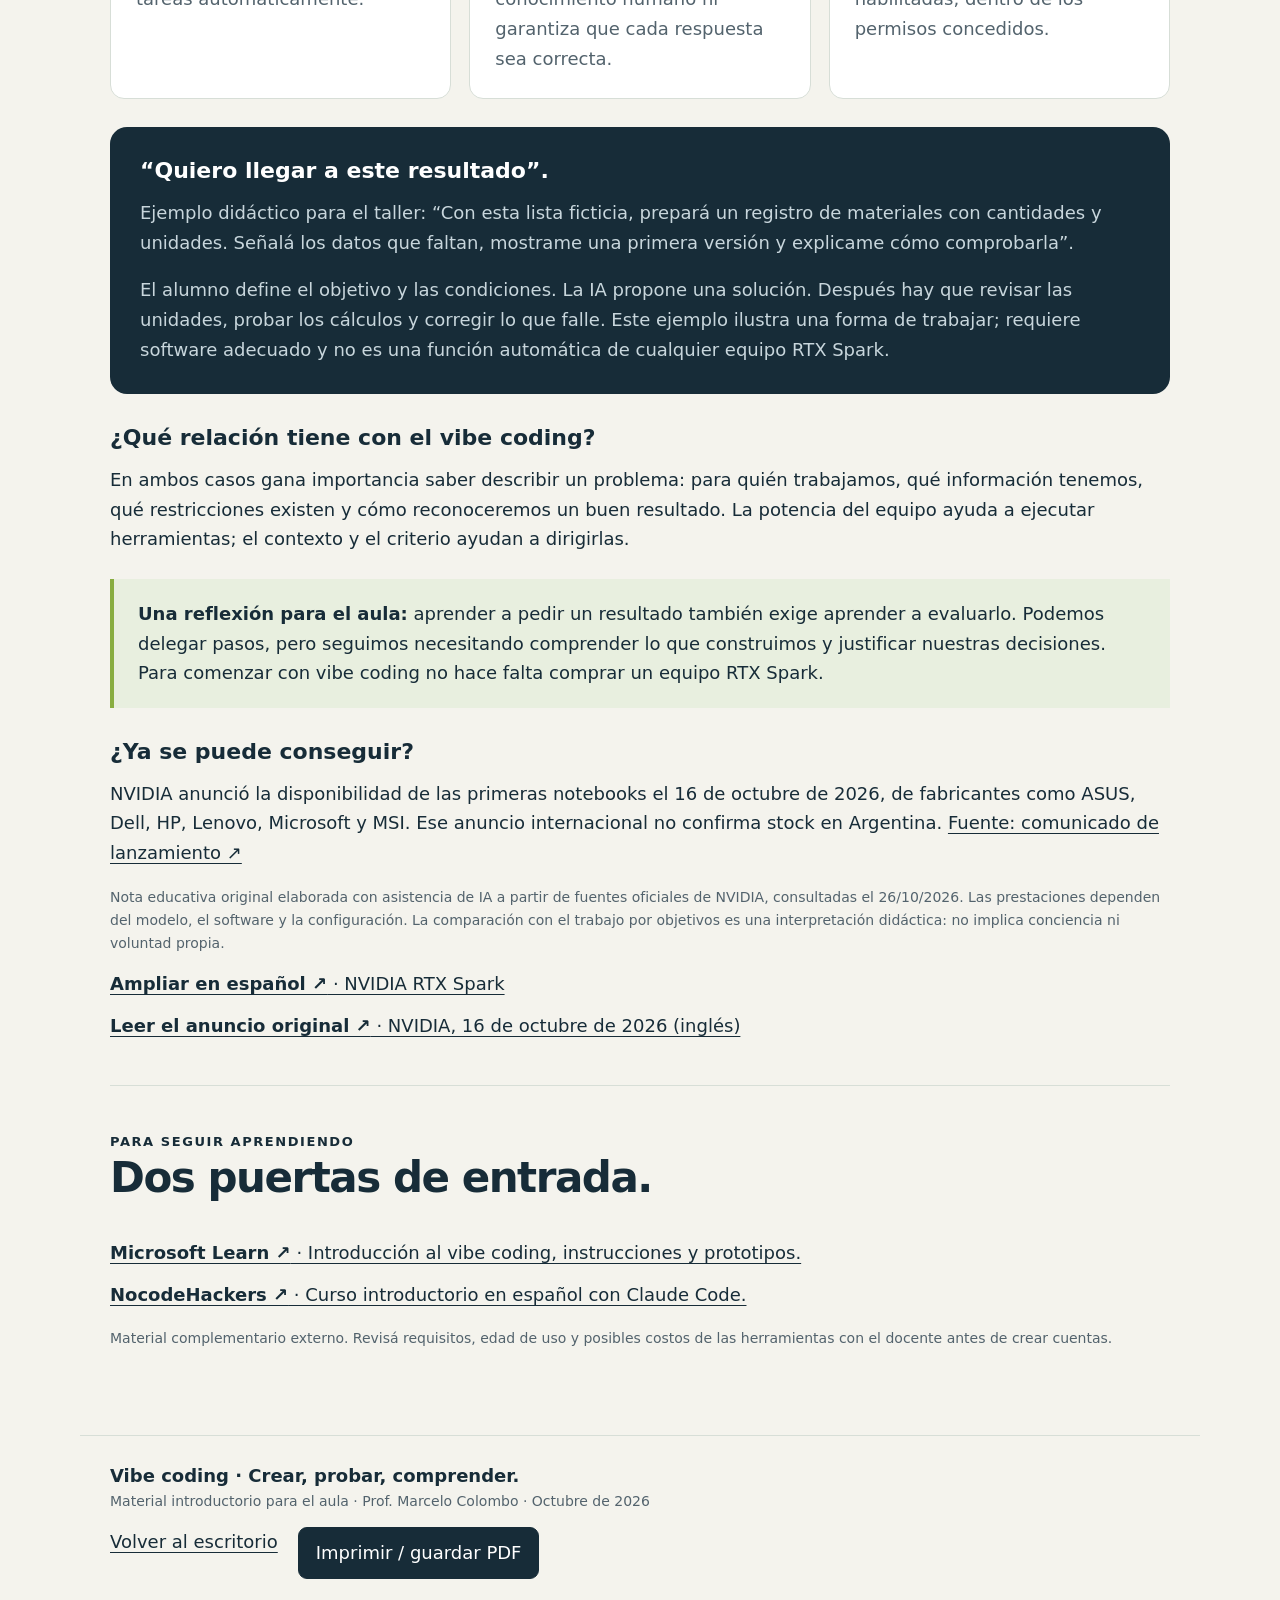
<file: vibe-coding.html>
<!doctype html>
<html lang="es-AR"><head><meta charset="utf-8"><meta name="viewport" content="width=device-width,initial-scale=1"><meta name="description" content="Una introducción al vibe coding para el aula: ideas, ejemplos y un desafío práctico."><meta name="theme-color" content="#172c38"><title>Vibe coding · De la idea a la herramienta</title><style>
:root{--ink:#172c38;--muted:#53636d;--paper:#f4f3ed;--green:#ccf475;--line:#d7ded7}*{box-sizing:border-box}html{scroll-behavior:smooth;scroll-padding-top:30px}body{margin:0;background:var(--paper);color:var(--ink);font:18px/1.65 system-ui,sans-serif}a{color:inherit;text-underline-offset:4px}button,textarea{font:inherit}button,a.btn{cursor:pointer;border:1px solid var(--ink);border-radius:9px;padding:10px 17px;background:var(--ink);color:white;text-decoration:none;display:inline-block}button:hover,a.btn:hover{filter:brightness(1.15)}button:focus-visible,a:focus-visible,textarea:focus-visible{outline:3px solid #14807b;outline-offset:4px}header,main,footer{max-width:1120px;margin:auto;padding:25px 30px}header{display:flex;justify-content:space-between;gap:20px;align-items:center;font-size:15px}header strong{letter-spacing:.06em}nav{display:flex;gap:20px;flex-wrap:wrap}h1,h2,h3,p{margin-top:0}h1{font-size:clamp(44px,7vw,83px);line-height:1.05;letter-spacing:-.055em;max-width:850px;margin-bottom:24px}h2{font-size:clamp(29px,4vw,42px);line-height:1.2;letter-spacing:-.035em}h3{font-size:22px;line-height:1.3;margin-bottom:12px}.eyebrow{text-transform:uppercase;letter-spacing:.12em;font-size:13px;font-weight:750}.hero{padding:65px 0 60px}.hero p{max-width:730px;font-size:23px;color:var(--muted)}mark{background:var(--green);color:var(--ink);padding:0 .1em}.tags{display:flex;gap:10px;flex-wrap:wrap;font-size:14px}.tags span{border:1px solid var(--line);padding:5px 12px;border-radius:30px}section{padding:45px 0;border-top:1px solid var(--line)}.grid{display:grid;grid-template-columns:repeat(3,1fr);gap:18px}.card{background:#fff;padding:25px;border:1px solid var(--line);border-radius:14px}.card p{color:var(--muted);margin-bottom:0}.num{font-size:13px;font-weight:bold;display:block;margin-bottom:20px;color:#42713a}.note{margin:25px 0 0;padding:20px 24px;border-left:4px solid #88ad40;background:#e8efdf}.workshop{background:var(--ink);color:white;padding:30px;border-radius:17px}.workshop p{color:#c8d6dc}.tabs{display:flex;gap:10px;margin-bottom:22px;flex-wrap:wrap}.tabs button{background:transparent;border-color:#61717b;color:white}.tabs button[aria-pressed=true]{background:var(--green);color:var(--ink);border-color:var(--green)}#prompt{font-size:21px;max-width:850px}#reason{font-size:16px}textarea{width:100%;min-height:170px;border:1px solid #87969e;border-radius:8px;background:#fff;color:var(--ink);padding:15px;resize:vertical}.light{background:var(--green);color:var(--ink);margin-top:12px}.steps{padding-left:24px}.steps li{padding:7px 0}.split{display:grid;grid-template-columns:1.2fr 1fr;gap:30px}.quiz{display:flex;gap:12px;flex-wrap:wrap}.quiz button{background:#fff;color:var(--ink)}#feedback{min-height:58px;margin:18px 0 0;font-weight:650}.resources a{display:block;margin-top:12px}.fine{font-size:14px;color:var(--muted)}footer{border-top:1px solid var(--line);padding-bottom:40px}body.present{font-size:22px}body.present header,body.present footer{font-size:17px}@media(max-width:720px){header,main,footer{padding-left:20px;padding-right:20px}header{align-items:flex-start;flex-direction:column}.hero{padding:35px 0}.hero p{font-size:20px}.grid,.split{grid-template-columns:1fr}nav{gap:14px}.workshop{padding:23px}section{padding:32px 0}}@media print{body{font-size:12pt;background:white}header,button,.tags,footer nav{display:none}.hero{padding:10px 0}h1{font-size:35pt}h2{font-size:22pt}section{padding:18px 0}.card,.workshop{break-inside:avoid}.workshop{background:#eee;color:#172c38}.workshop p{color:#172c38}textarea{min-height:90px}.grid{gap:10px}.card{padding:15px}}
</style></head><body>
<header><a href="./">← Genio Coworking</a><strong>AULA · TECNOLOGÍA + IA</strong><button id="present" aria-pressed="false">Modo proyector</button></header>
<main><div class="hero"><div class="eyebrow">Aprender haciendo · Guía inicial</div><h1>Una idea.<br>Una conversación.<br><mark>Una herramienta.</mark></h1><p>Eso propone el <strong>vibe coding</strong>: describir lo que querés crear para que una IA genere código, probarlo e ir pidiendo cambios.</p><div class="tags"><span>Lectura: 12 minutos</span><span>Desafío: 20 minutos</span><span>Para empezar en clase</span></div><nav style="margin-top:25px"><a href="#conceptos">Lo básico</a><a href="#ejemplo">Ver un ejemplo</a><a href="#desafio">Desafío del aula</a><a href="#propuesta-materia">Propuesta de materia</a><a href="#rtx-spark">NVIDIA RTX Spark</a></nav></div>
<section id="conceptos"><div class="eyebrow">01 / Entender</div><h2>Vos decidís qué problema resolver.</h2><div class="grid"><article class="card"><span class="num">IDEA</span><h3>Describí una necesidad</h3><p>¿Quién va a usar la herramienta? ¿Qué necesita hacer? Por ejemplo: organizar los materiales para una maqueta.</p></article><article class="card"><span class="num">CONVERSACIÓN</span><h3>Pedí una primera versión</h3><p>La IA escribe código a partir de tus instrucciones. Empezá por algo pequeño y agregá funciones de a una.</p></article><article class="card"><span class="num">PRUEBA</span><h3>Revisá y mejorá</h3><p>Usá el resultado, buscá errores y explicá qué debe cambiar. Que se vea bien no significa que funcione bien.</p></article></div><p class="note"><strong>La IA también se equivoca.</strong> Vos seguís siendo responsable de revisar el resultado. Comprender el código y aprender programación ayuda a construir con más criterio.</p></section>
<section id="ejemplo"><div class="eyebrow">02 / Dar instrucciones</div><h2>Una buena consigna cambia el resultado.</h2><div class="workshop"><div class="tabs" role="group" aria-label="Comparar instrucciones"><button data-prompt="vague" aria-pressed="true">Pedido poco claro</button><button data-prompt="clear" aria-pressed="false">Pedido más útil</button></div><p id="prompt">“Haceme una página para la escuela.”</p><p id="reason">Faltan el destinatario, el objetivo y las funciones. La IA tendrá que completar esos vacíos con suposiciones.</p></div><p class="fine">Comparación didáctica preparada: esta página no se conecta a una IA ni genera código.</p></section>
<section><div class="eyebrow">03 / Ubicar cada pieza</div><h2>Tres palabras que vas a escuchar.</h2><div class="grid"><article class="card"><h3>Código</h3><p>Las instrucciones que definen cómo se ve y cómo funciona una aplicación.</p></article><article class="card"><h3>Repositorio · GitHub</h3><p>Los archivos del proyecto con un historial de cambios. Permite colaborar y recuperar versiones anteriores.</p></article><article class="card"><h3>Hosting</h3><p>El servicio que publica y mantiene disponible el sitio en internet. GitHub Pages puede alojar páginas estáticas.</p></article></div><p class="note">Guardar el código no equivale a guardar los datos de una aplicación. Los pedidos, las cuentas y los archivos de usuarios necesitan su propio sistema de almacenamiento.</p></section>
<section id="desafio"><div class="eyebrow">04 / Llevarlo al aula</div><h2>Desafío: una lista para la maqueta.</h2><div class="split"><div><p><strong>Objetivo:</strong> diseñar una herramienta sencilla para organizar materiales de un trabajo escolar.</p><ol class="steps"><li><strong>Definí</strong> quién la usa y qué necesita.</li><li><strong>Pedí</strong> una página con material, cantidad y casilla de “conseguido”.</li><li><strong>Probá</strong> agregar, marcar y borrar un material. Revisá qué pasa al recargar.</li><li><strong>Mejorá</strong> una función y comprobá que las anteriores sigan funcionando.</li><li><strong>Contá</strong> qué pediste, qué falló y cómo lo resolviste.</li></ol></div><div class="card"><h3>Una consigna para comenzar</h3><label for="draft" class="fine">Podés editarla y copiarla. No se guarda al salir.</label><textarea id="draft">Creá una página en español para alumnos de una escuela técnica. Debe permitir agregar materiales para una maqueta, indicar su cantidad, marcarlos como conseguidos y borrarlos. Que funcione en celular y computadora. Guardá la lista solo en este navegador y explicá esa limitación. Usá datos ficticios y explicá cómo probar cada función.</textarea><button id="copy">Copiar consigna</button><p id="copy-status" role="status" class="fine" style="margin:10px 0 0"></p></div></div></section>
<section><div class="eyebrow">05 / Trabajar con criterio</div><h2>Antes de darlo por terminado…</h2><div class="grid"><article class="card"><h3>Probalo de verdad</h3><p>Ingresá cantidades vacías, textos largos y datos incorrectos. Revisá el celular y la computadora.</p></article><article class="card"><h3>Cuidá la información</h3><p>Para practicar, usá datos ficticios. No pegues contraseñas, claves de API ni datos personales de compañeros.</p></article><article class="card"><h3>Explicá lo aprendido</h3><p>Registrá las instrucciones, las correcciones y los límites. Citá las fuentes y contá cómo usaste la IA.</p></article></div></section>
<section><div class="eyebrow">Una pregunta para conversar</div><h2>La IA generó una página y se ve genial.<br>¿Ya está lista?</h2><div class="quiz"><button data-answer="no">Hay que probarla y revisarla</button><button data-answer="yes">Sí, si se ve bien</button></div><p id="feedback" role="status" aria-live="polite"></p></section>
<section id="propuesta-materia"><div class="eyebrow">06 / Una propuesta para el CET</div>
<h2>Programación y creación de proyectos con inteligencia artificial</h2>
<p>Una posible materia para aprender a resolver problemas mediante proyectos concretos. El <strong>vibe coding sería una forma de trabajar dentro de ella</strong>, acompañada por bases de programación, comprensión del código y revisión de los resultados.</p>
<div class="grid">
<article class="card"><span class="num">01 / NECESIDAD</span><h3>Detectar un problema</h3><p>Reconocer qué se quiere resolver, para quién y qué resultado sería útil.</p></article>
<article class="card"><span class="num">02 / CONTEXTO</span><h3>Conocer antes de pedir</h3><p>Reunir información sobre los usuarios, los recursos disponibles y las limitaciones. Lo que sabemos del problema nos permite comunicarnos mejor con la IA.</p></article>
<article class="card"><span class="num">03 / INSTRUCCIONES</span><h3>Explicar lo que necesitamos</h3><p>Escribir un prompt —una instrucción para la IA— con un objetivo claro, contexto y condiciones. Preguntar, aclarar y ajustar forma parte del trabajo.</p></article>
<article class="card"><span class="num">04 / COMPRENSIÓN</span><h3>Entender lo que construimos</h3><p>Aprender bases de programación: variables, condiciones, repeticiones y funciones. Poder explicar cómo funciona el proyecto, aunque la IA escriba parte del código.</p></article>
<article class="card"><span class="num">05 / PRUEBAS</span><h3>Probar y corregir</h3><p>Comprobar cada función, reconocer errores, registrar las pruebas y verificar que las mejoras no rompan lo que ya funcionaba.</p></article>
<article class="card"><span class="num">06 / RESPONSABILIDAD</span><h3>Cuidar nuestras decisiones</h3><p>Proteger datos personales, respetar la autoría, reconocer el uso de IA y revisar la seguridad del proyecto.</p></article>
</div>
<p class="note"><strong>El contexto es clave.</strong> Para un riego con Arduino, primero hay que explicar qué se quiere regar, con qué agua se cuenta, qué componentes están disponibles y cuándo debería funcionar. El diálogo con la IA permite aclarar y revisar esas decisiones: una convivencia de trabajo que también se aprende.</p>
<h3 style="margin-top:30px">Proyectos que unen áreas del CET</h3>
<div class="grid">
<article class="card"><h3>Trabajos del taller</h3><p>Una página para recibir y organizar trabajos. Vincula programación, comunicación y necesidades del taller.</p></article>
<article class="card"><h3>Registro de materiales</h3><p>Una herramienta para registrar cantidades, entradas y salidas. Vincula programación, materiales y organización.</p></article>
<article class="card"><h3>Riego con Arduino</h3><p>Un sistema que responda a condiciones definidas. Vincula programación, electrónica y automatización, comenzando con una simulación y pruebas supervisadas.</p></article>
</div>
<div class="workshop" style="margin-top:28px"><h3>¿Cómo se evaluaría?</h3><p>El alumno debería poder explicar sus decisiones, mostrar las pruebas realizadas, reconocer los límites y modificar su proyecto.</p><p><strong>Consigna de evaluación:</strong> “Ahora cambiá una condición del problema y adaptá tu proyecto”.</p><p style="margin-bottom:0">Conseguir que aparezca una página sería apenas el comienzo. El aprendizaje se demuestra al comprenderla, probarla y poder mejorarla.</p></div>
</section>
<section id="rtx-spark" aria-labelledby="spark-title">
<div class="eyebrow">07 / Tecnología para conversar · Nota del 26 de octubre de 2026</div>
<h2 id="spark-title">NVIDIA RTX Spark: de indicar cada clic a explicar el resultado.</h2>
<p>¿Qué pasa cuando, en vez de indicarle a una computadora cada movimiento, podemos explicarle qué queremos conseguir? Esa pregunta conecta el avance de la inteligencia artificial con lo que practicamos al crear proyectos mediante una conversación.</p>
<article class="card">
<h3>¿Qué es RTX Spark?</h3>
<p>Es una plataforma de NVIDIA para computadoras con Windows que integra procesador, gráficos RTX y memoria compartida. Está pensada para creación, juegos y ejecución de modelos de IA en el propio equipo. NVIDIA anuncia configuraciones de hasta 128 GB de memoria unificada. <a href="https://www.nvidia.com/es-la/products/rtx-spark/" target="_blank" rel="noopener noreferrer">Fuente: presentación oficial ↗</a></p>
</article>
<h3 style="margin-top:30px">Tres piezas que trabajan juntas</h3>
<div class="grid">
<article class="card"><span class="num">EQUIPO</span><h3>La potencia</h3><p>El hardware realiza los cálculos. Tener un chip potente no hace que la computadora organice tareas automáticamente.</p></article>
<article class="card"><span class="num">MODELO DE IA</span><h3>La interpretación</h3><p>El modelo procesa las instrucciones y genera respuestas. No contiene todo el conocimiento humano ni garantiza que cada respuesta sea correcta.</p></article>
<article class="card"><span class="num">AGENTE Y HERRAMIENTAS</span><h3>La acción</h3><p>El software puede coordinar pasos y utilizar las herramientas que tenga habilitadas, dentro de los permisos concedidos.</p></article>
</div>
<div class="workshop" style="margin-top:28px">
<h3>“Quiero llegar a este resultado”.</h3>
<p>Ejemplo didáctico para el taller: “Con esta lista ficticia, prepará un registro de materiales con cantidades y unidades. Señalá los datos que faltan, mostrame una primera versión y explicame cómo comprobarla”.</p>
<p style="margin-bottom:0">El alumno define el objetivo y las condiciones. La IA propone una solución. Después hay que revisar las unidades, probar los cálculos y corregir lo que falle. Este ejemplo ilustra una forma de trabajar; requiere software adecuado y no es una función automática de cualquier equipo RTX Spark.</p>
</div>
<h3 style="margin-top:30px">¿Qué relación tiene con el vibe coding?</h3>
<p>En ambos casos gana importancia saber describir un problema: para quién trabajamos, qué información tenemos, qué restricciones existen y cómo reconoceremos un buen resultado. La potencia del equipo ayuda a ejecutar herramientas; el contexto y el criterio ayudan a dirigirlas.</p>
<p class="note"><strong>Una reflexión para el aula:</strong> aprender a pedir un resultado también exige aprender a evaluarlo. Podemos delegar pasos, pero seguimos necesitando comprender lo que construimos y justificar nuestras decisiones. Para comenzar con vibe coding no hace falta comprar un equipo RTX Spark.</p>
<h3 style="margin-top:30px">¿Ya se puede conseguir?</h3>
<p>NVIDIA anunció la disponibilidad de las primeras notebooks el 16 de octubre de 2026, de fabricantes como ASUS, Dell, HP, Lenovo, Microsoft y MSI. Ese anuncio internacional no confirma stock en Argentina. <a href="https://nvidianews.nvidia.com/news/nvidia-rtx-spark-pcs-available-today-a-new-beginning-for-windows-pcs" target="_blank" rel="noopener noreferrer">Fuente: comunicado de lanzamiento ↗</a></p>
<p class="fine">Nota educativa original elaborada con asistencia de IA a partir de fuentes oficiales de NVIDIA, consultadas el 26/10/2026. Las prestaciones dependen del modelo, el software y la configuración. La comparación con el trabajo por objetivos es una interpretación didáctica: no implica conciencia ni voluntad propia.</p>
<div class="resources"><a href="https://www.nvidia.com/es-la/products/rtx-spark/" target="_blank" rel="noopener noreferrer"><strong>Ampliar en español ↗</strong> · NVIDIA RTX Spark</a><a href="https://nvidianews.nvidia.com/news/nvidia-rtx-spark-pcs-available-today-a-new-beginning-for-windows-pcs" target="_blank" rel="noopener noreferrer"><strong>Leer el anuncio original ↗</strong> · NVIDIA, 16 de octubre de 2026 (inglés)</a></div>
</section>
<section class="resources"><div class="eyebrow">Para seguir aprendiendo</div><h2>Dos puertas de entrada.</h2><a href="https://learn.microsoft.com/es-es/training/modules/introduction-vibe-coding/" target="_blank" rel="noopener noreferrer"><strong>Microsoft Learn ↗</strong> · Introducción al vibe coding, instrucciones y prototipos.</a><a href="https://nocodehackers.es/cursos/introduccion-al-vibecoding" target="_blank" rel="noopener noreferrer"><strong>NocodeHackers ↗</strong> · Curso introductorio en español con Claude Code.</a><p class="fine" style="margin-top:18px">Material complementario externo. Revisá requisitos, edad de uso y posibles costos de las herramientas con el docente antes de crear cuentas.</p></section>
</main><footer><strong>Vibe coding · Crear, probar, comprender.</strong><p class="fine">Material introductorio para el aula · Prof. Marcelo Colombo · Octubre de 2026</p><nav><a href="./">Volver al escritorio</a><button onclick="window.print()">Imprimir / guardar PDF</button></nav></footer>
<script>
const samples={vague:['“Haceme una página para la escuela.”','Faltan el destinatario, el objetivo y las funciones. La IA tendrá que completar esos vacíos con suposiciones.'],clear:['“Creá una lista de materiales para una maqueta, en español y usable desde el celular. Permití agregar un material con su cantidad, marcarlo como conseguido y borrarlo. Guardá la lista en este navegador e indicá que no se sincroniza con otros equipos.”','Ahora hay un usuario, una tarea, funciones concretas y una forma de guardar. El siguiente paso es probar cada acción.']};
document.querySelectorAll('[data-prompt]').forEach(b=>b.onclick=()=>{document.querySelectorAll('[data-prompt]').forEach(x=>x.setAttribute('aria-pressed',String(x===b)));document.getElementById('prompt').textContent=samples[b.dataset.prompt][0];document.getElementById('reason').textContent=samples[b.dataset.prompt][1]});
document.getElementById('present').onclick=function(){const active=document.body.classList.toggle('present');this.setAttribute('aria-pressed',String(active));this.textContent=active?'Vista normal':'Modo proyector'};
document.getElementById('copy').onclick=async()=>{const t=document.getElementById('draft'),s=document.getElementById('copy-status');try{await navigator.clipboard.writeText(t.value);s.textContent='Consigna copiada.'}catch{t.focus();t.select();s.textContent='Seleccioná y copiá el texto con el menú del dispositivo.'}};
document.querySelectorAll('[data-answer]').forEach(b=>b.onclick=()=>{document.getElementById('feedback').textContent=b.dataset.answer==='no'?'¡Exacto! Revisá las funciones, los datos y los errores. Poder explicar cómo funciona también es parte del trabajo.':'Todavía falta probarla. Una buena apariencia puede ocultar errores o funciones incompletas.'});
</script></body></html>
</file>
